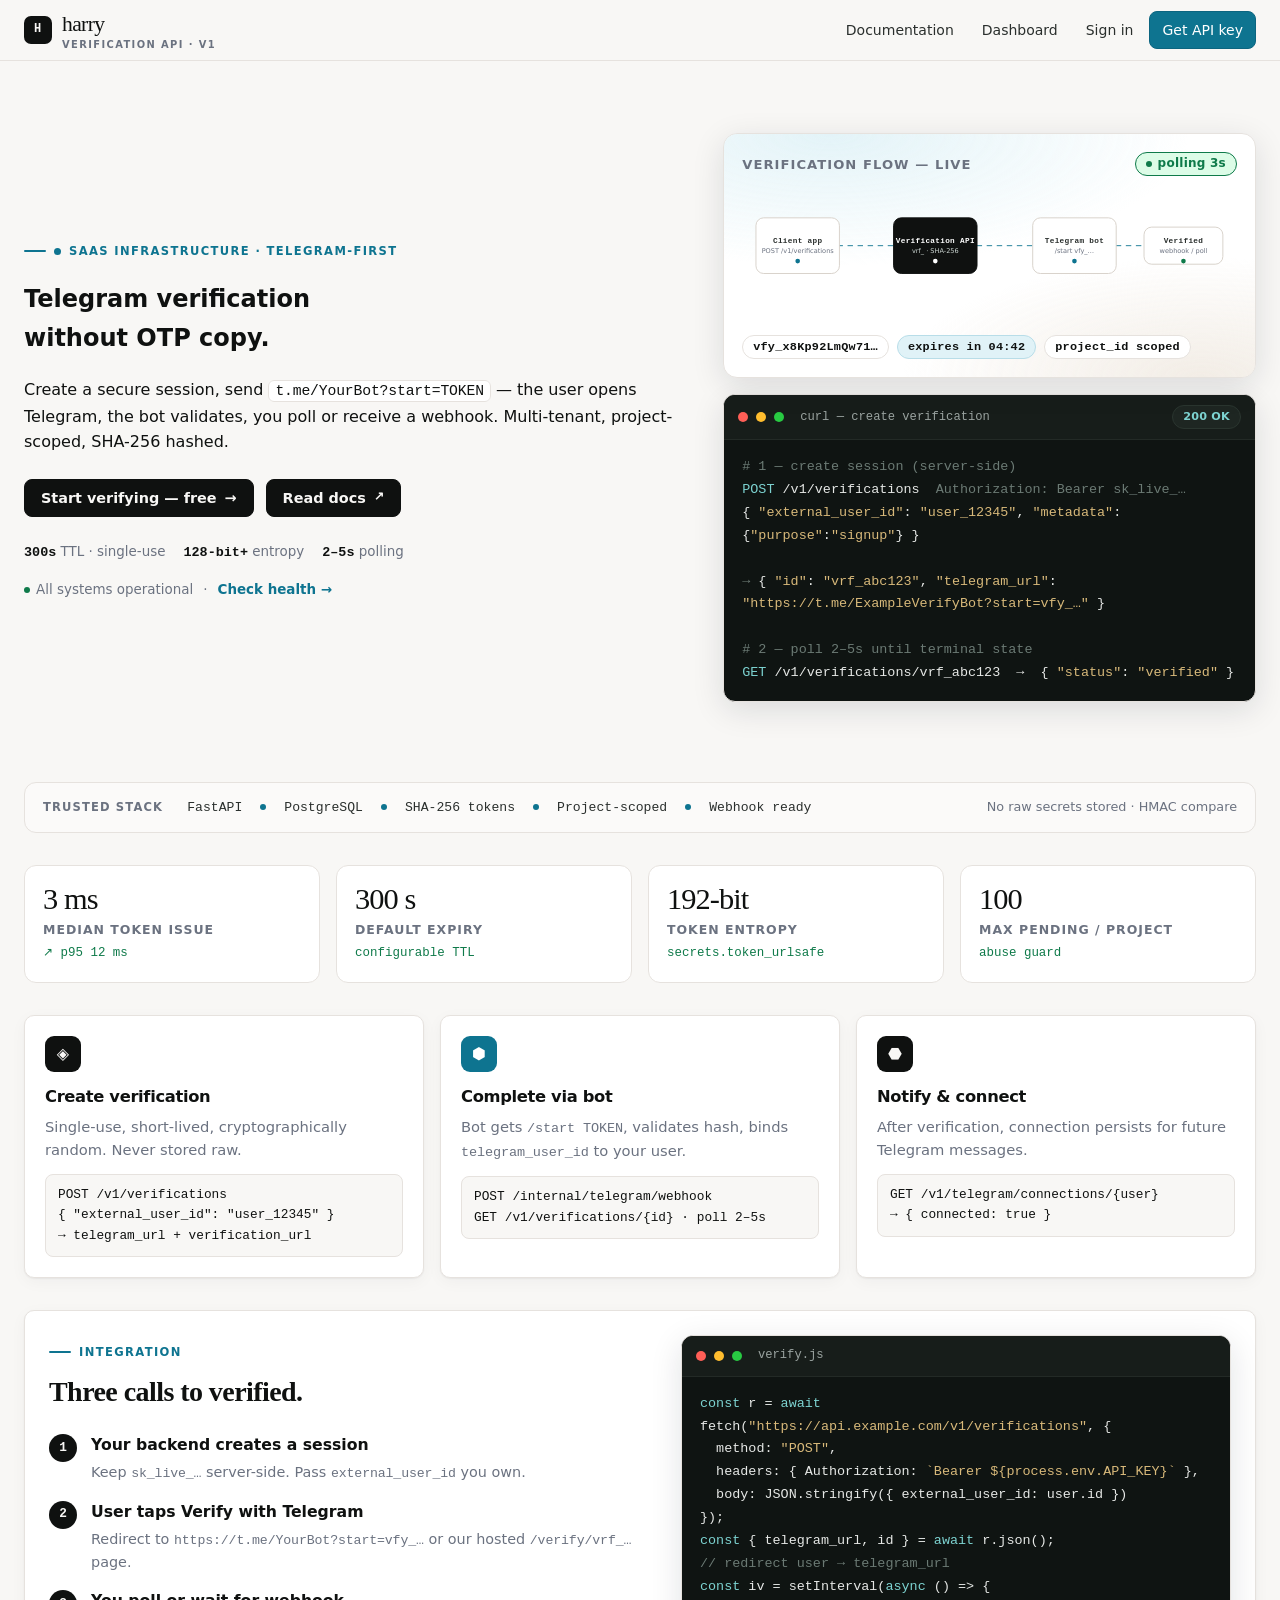
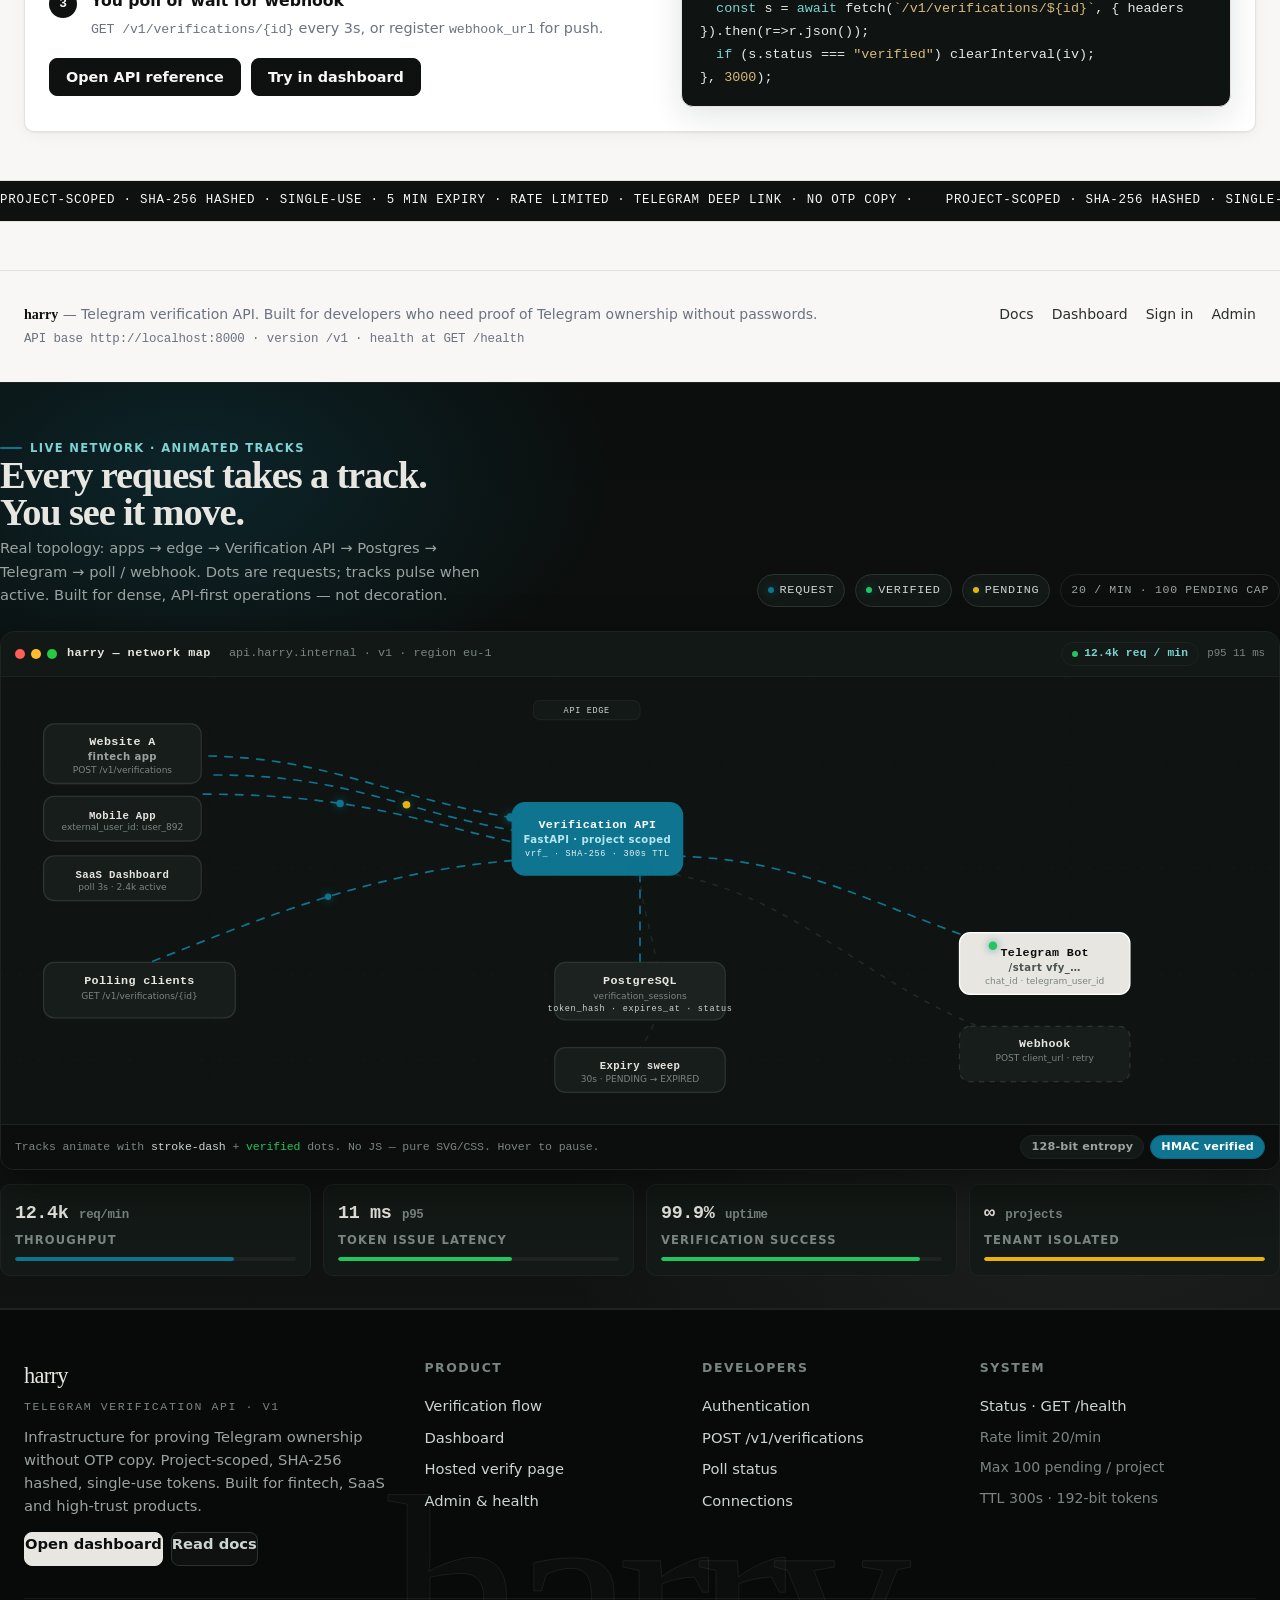
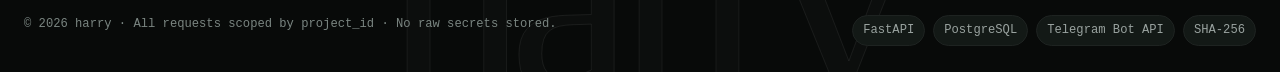
<file: frontend/index.html>
<!doctype html>
<html lang="en">
<head>
  <meta charset="utf-8" />
  <meta name="viewport" content="width=device-width,initial-scale=1" />
  <title>harry — Telegram verification API</title>
  <meta name="description" content="Verify users via Telegram deep links. No OTP copy. Secure sessions, polling and webhooks for any app." />
  <link rel="preconnect" href="https://fonts.googleapis.com">
  <link rel="stylesheet" href="css/tokens.css" />
  <link rel="stylesheet" href="css/base.css" />
  <link rel="stylesheet" href="pages/landing/landing.css" />
</head>
<body>
  <header class="header">
    <div class="shell header__inner">
      <a class="brand" href="index.html">
        <span class="brand__mark">H</span>
        <span class="brand__text">harry <small>Verification API · v1</small></span>
      </a>
      <nav class="nav" id="site-nav" aria-label="Primary">
        <a href="docs.html">Documentation</a>
        <a href="dashboard.html">Dashboard</a>
        <a href="auth.html">Sign in</a>
        <a href="admin.html" class="nav__cta">Get API key</a>
      </nav>
      <button class="header__menu-btn" id="menu-btn" aria-label="Toggle menu" aria-expanded="false"><span></span></button>
    </div>
  </header>

  <main class="shell">
    <!-- HERO -->
    <section class="landing-hero">
      <div class="reveal">
        <span class="eyebrow"><span style="width:7px;height:7px;border-radius:50%;background:var(--color-accent);display:inline-block"></span> SaaS infrastructure · Telegram-first</span>
        <h1>Telegram verification<br/>without OTP copy.</h1>
        <p>
          Create a secure session, send <span class="mono" style="background:var(--color-surface);border:1px solid var(--color-line);padding:2px 6px;border-radius:6px">t.me/YourBot?start=TOKEN</span> — the user opens Telegram, the bot validates, you poll or receive a webhook. Multi-tenant, project-scoped, SHA-256 hashed.
        </p>
        <div class="hero__actions">
          <a class="btn btn--accent" href="dashboard.html">Start verifying — free <span aria-hidden="true">→</span></a>
          <a class="btn btn--ghost" href="docs.html">Read docs <span class="mono" style="font-size:.78rem">↗</span></a>
        </div>
        <div class="hero__meta">
          <span><strong>300s</strong> TTL · single-use</span>
          <span><strong>128-bit+</strong> entropy</span>
          <span><strong>2–5s</strong> polling</span>
        </div>
        <div style="display:flex;gap:10px;align-items:center;margin-top:16px;color:var(--color-mute);font-size:.84rem">
          <span style="display:inline-flex;gap:6px;align-items:center"><span class="badge__dot" style="background:var(--color-success)"></span> All systems operational</span>
          <span>·</span><a href="admin.html" style="color:var(--color-accent);font-weight:600;text-decoration:none">Check health →</a>
        </div>
      </div>

      <!-- Visual: flow + code window -->
      <div class="reveal" style="animation-delay:.08s">
        <div class="flow-card" aria-hidden="true">
          <div class="flow-head">
            <span class="flow-title">Verification flow — live</span>
            <span class="badge badge--live"><span class="badge__dot"></span> polling 3s</span>
          </div>
          <svg class="flow-svg" viewBox="0 0 640 170" role="img" aria-label="Verification pipeline">
            <!-- edges -->
            <path class="edge edge--animated" d="M 124 72 L 196 72" />
            <path class="edge edge--animated" d="M 304 72 L 376 72" />
            <path class="edge edge--animated" d="M 484 72 L 520 72" style="animation-delay:.25s" />
            <!-- pulse on verification API -->
            <circle class="pulse-ring" cx="250" cy="72" r="10"></circle>
            <circle class="pulse-ring" cx="250" cy="72" r="10" style="animation-delay:.6s"></circle>
            <!-- nodes -->
            <rect class="flow-node" x="18" y="36" width="108" height="72" rx="10" />
            <rect class="flow-node flow-node--accent" x="196" y="36" width="108" height="72" rx="10" />
            <rect class="flow-node" x="376" y="36" width="108" height="72" rx="10" />
            <rect class="flow-node" x="520" y="48" width="102" height="48" rx="10" />
            <!-- node labels -->
            <text x="72" y="68" text-anchor="middle" class="flow-label">Client app</text>
            <text x="72" y="82" text-anchor="middle" class="flow-sub">POST /v1/verifications</text>
            <text x="250" y="68" text-anchor="middle" class="flow-label--inv flow-label">Verification API</text>
            <text x="250" y="82" text-anchor="middle" class="flow-sub" style="fill:#cbd5d1">vrf_ · SHA-256</text>
            <text x="430" y="68" text-anchor="middle" class="flow-label">Telegram bot</text>
            <text x="430" y="82" text-anchor="middle" class="flow-sub">/start vfy_…</text>
            <text x="571" y="68" text-anchor="middle" class="flow-label">Verified</text>
            <text x="571" y="82" text-anchor="middle" class="flow-sub">webhook / poll</text>
            <!-- icons simplified -->
            <circle cx="72" cy="92" r="3" fill="var(--color-accent)"/>
            <circle cx="250" cy="92" r="3" fill="#fff"/>
            <circle cx="430" cy="92" r="3" fill="var(--color-accent)"/>
            <circle cx="571" cy="92" r="3" fill="var(--color-success)"/>
          </svg>
          <div style="display:flex;gap:8px;margin-top:14px;flex-wrap:wrap;position:relative">
            <span class="badge mono" style="font-size:.74rem">vfy_x8Kp92LmQw71…</span>
            <span class="badge mono" style="font-size:.74rem;background:var(--color-accent-soft);border-color:var(--color-accent-line)">expires in 04:42</span>
            <span class="badge mono" style="font-size:.74rem">project_id scoped</span>
          </div>
        </div>

        <div class="code-window" style="margin-top:16px">
          <div class="code-window__bar">
            <span class="code-window__dot" style="background:#ff5f57"></span>
            <span class="code-window__dot" style="background:#ffbd2e"></span>
            <span class="code-window__dot" style="background:#28ca42"></span>
            <span style="margin-left:8px;font-family:var(--font-mono);font-size:.76rem;color:#9aa3a0">curl — create verification</span>
            <span class="badge" style="margin-left:auto;background:#1e2622;color:#7dd3d1;border-color:#2a352f;font-size:.7rem">200 OK</span>
          </div>
          <div class="code-window__body">
<pre><span class="token-cmt"># 1 — create session (server-side)</span>
<span class="token-kw">POST</span> /v1/verifications  <span class="token-cmt">Authorization: Bearer sk_live_…</span>
{ <span class="token-str">"external_user_id"</span>: <span class="token-str">"user_12345"</span>, <span class="token-str">"metadata"</span>: {<span class="token-str">"purpose"</span>:<span class="token-str">"signup"</span>} }

<span class="token-cmt">→</span> { <span class="token-str">"id"</span>: <span class="token-str">"vrf_abc123"</span>, <span class="token-str">"telegram_url"</span>: <span class="token-str">"https://t.me/ExampleVerifyBot?start=vfy_…"</span> }

<span class="token-cmt"># 2 — poll 2–5s until terminal state</span>
<span class="token-kw">GET</span> /v1/verifications/vrf_abc123  →  { <span class="token-str">"status"</span>: <span class="token-str">"verified"</span> }</pre>
          </div>
        </div>
      </div>
    </section>

    <div class="trust">
      <span class="trust__label">Trusted stack</span>
      <div class="trust__items">
        <span>FastAPI</span><span class="trust__dot"></span>
        <span>PostgreSQL</span><span class="trust__dot"></span>
        <span>SHA-256 tokens</span><span class="trust__dot"></span>
        <span>Project-scoped</span><span class="trust__dot"></span>
        <span>Webhook ready</span>
      </div>
      <span style="margin-left:auto;font-size:.8rem;color:var(--color-mute)">No raw secrets stored · HMAC compare</span>
    </div>

    <!-- METRICS -->
    <section style="margin-top: var(--space-5)">
      <div class="metrics">
        <div class="metric reveal"><div class="metric__value">3 ms</div><div class="metric__label">Median token issue</div><div class="metric__delta">↗ p95 12 ms</div></div>
        <div class="metric reveal"><div class="metric__value">300 s</div><div class="metric__label">Default expiry</div><div class="metric__delta">configurable TTL</div></div>
        <div class="metric reveal"><div class="metric__value">192-bit</div><div class="metric__label">Token entropy</div><div class="metric__delta">secrets.token_urlsafe</div></div>
        <div class="metric reveal"><div class="metric__value">100</div><div class="metric__label">Max pending / project</div><div class="metric__delta">abuse guard</div></div>
      </div>
    </section>

    <!-- FEATURES -->
    <section class="grid grid--3" style="margin-top: var(--space-5)">
      <div class="card feature reveal">
        <div class="feature__icon">◈</div>
        <h3>Create verification</h3>
        <p>Single-use, short-lived, cryptographically random. Never stored raw.</p>
        <div class="feature__code">POST /v1/verifications<br/>{ "external_user_id": "user_12345" }<br/>→ telegram_url + verification_url</div>
      </div>
      <div class="card feature reveal">
        <div class="feature__icon feature__icon--accent">⬢</div>
        <h3>Complete via bot</h3>
        <p>Bot gets <span class="mono">/start TOKEN</span>, validates hash, binds <span class="mono">telegram_user_id</span> to your user.</p>
        <div class="feature__code">POST /internal/telegram/webhook<br/>GET /v1/verifications/{id} · poll 2–5s</div>
      </div>
      <div class="card feature reveal">
        <div class="feature__icon">⬣</div>
        <h3>Notify &amp; connect</h3>
        <p>After verification, connection persists for future Telegram messages.</p>
        <div class="feature__code">GET /v1/telegram/connections/{user}<br/>→ { connected: true }</div>
      </div>
    </section>

    <!-- INTEGRATION -->
    <section class="card" style="margin-top: var(--space-5)">
      <div class="integration">
        <div>
          <span class="eyebrow">Integration</span>
          <h2 style="margin:8px 0 0;font-family:var(--font-display);letter-spacing:-.02em;font-size:var(--text-2xl)">Three calls to verified.</h2>
          <div class="steps" style="margin-top:18px">
            <div class="step"><div><h4>Your backend creates a session</h4><p>Keep <span class="mono">sk_live_…</span> server-side. Pass <span class="mono">external_user_id</span> you own.</p></div></div>
            <div class="step"><div><h4>User taps Verify with Telegram</h4><p>Redirect to <span class="mono">https://t.me/YourBot?start=vfy_…</span> or our hosted <span class="mono">/verify/vrf_…</span> page.</p></div></div>
            <div class="step"><div><h4>You poll or wait for webhook</h4><p><span class="mono">GET /v1/verifications/{id}</span> every 3s, or register <span class="mono">webhook_url</span> for push.</p></div></div>
          </div>
          <div style="display:flex;gap:10px;margin-top:18px">
            <a class="btn btn--accent" href="docs.html">Open API reference</a>
            <a class="btn btn--ghost" href="dashboard.html">Try in dashboard</a>
          </div>
        </div>
        <div class="code-window">
          <div class="code-window__bar"><span class="code-window__dot" style="background:#ff5f57"></span><span class="code-window__dot" style="background:#ffbd2e"></span><span class="code-window__dot" style="background:#28ca42"></span><span style="margin-left:8px;font-family:var(--font-mono);font-size:.76rem;color:#9aa3a0">verify.js</span></div>
          <div class="code-window__body">
<pre><span class="token-kw">const</span> r = <span class="token-kw">await</span> fetch(<span class="token-str">"https://api.example.com/v1/verifications"</span>, {
  method: <span class="token-str">"POST"</span>,
  headers: { Authorization: <span class="token-str">`Bearer ${process.env.API_KEY}`</span> },
  body: JSON.stringify({ external_user_id: user.id })
});
<span class="token-kw">const</span> { telegram_url, id } = <span class="token-kw">await</span> r.json();
<span class="token-cmt">// redirect user → telegram_url</span>
<span class="token-kw">const</span> iv = setInterval(<span class="token-kw">async</span> () =&gt; {
  <span class="token-kw">const</span> s = <span class="token-kw">await</span> fetch(<span class="token-str">`/v1/verifications/${id}`</span>, { headers }).then(r=&gt;r.json());
  <span class="token-kw">if</span> (s.status === <span class="token-str">"verified"</span>) clearInterval(iv);
}, <span class="token-str">3000</span>);</pre>
          </div>
        </div>
      </div>
    </section>
  </main>

  <div class="ticker" aria-hidden="true"><div class="ticker__track"><span>Project-scoped · SHA-256 hashed · Single-use · 5 min expiry · Rate limited · Telegram deep link · No OTP copy · </span><span>Project-scoped · SHA-256 hashed · Single-use · 5 min expiry · Rate limited · Telegram deep link · No OTP copy · </span></div></div>

  <footer class="footer">
    <div class="shell footer__grid">
      <div><strong style="font-family:var(--font-display);color:var(--color-fg)">harry</strong> — Telegram verification API. Built for developers who need proof of Telegram ownership without passwords.<br/><span class="mono" style="font-size:.78rem">API base http://localhost:8000 · version /v1 · health at GET /health</span></div>
      <div style="display:flex;gap:18px"><a href="docs.html">Docs</a><a href="dashboard.html">Dashboard</a><a href="auth.html">Sign in</a><a href="admin.html">Admin</a></div>
    </div>
  </footer>

  <!-- NETWORK TRAFFIC VISUALIZATION -->
  <section class="traffic-section" aria-label="Live network traffic">
    <div class="shell traffic__inner">
      <div class="traffic__head">
        <div>
          <span class="eyebrow" style="color:#7dd3d1">Live network · animated tracks</span>
          <h2>Every request takes a track.<br/>You see it move.</h2>
          <p>Real topology: apps → edge → Verification API → Postgres → Telegram → poll / webhook. Dots are requests; tracks pulse when active. Built for dense, API-first operations — not decoration.</p>
        </div>
        <div class="traffic__legend">
          <span><i></i> request</span>
          <span><i class="ok"></i> verified</span>
          <span><i class="warn"></i> pending</span>
          <span class="mono" style="font-size:.72rem;color:#9aa3a0;border-color:#1e2321;background:transparent">20 / min · 100 pending cap</span>
        </div>
      </div>

      <div class="net-wrap">
        <div class="net-wrap__bar">
          <span style="display:flex;gap:6px;align-items:center"><span style="width:10px;height:10px;border-radius:50%;background:#ff5f57;display:inline-block"></span><span style="width:10px;height:10px;border-radius:50%;background:#ffbd2e;display:inline-block"></span><span style="width:10px;height:10px;border-radius:50%;background:#28ca42;display:inline-block"></span></span>
          <strong>harry — network map</strong> <span style="margin-left:8px">api.harry.internal · v1 · region eu-1</span>
          <span style="margin-left:auto;display:flex;gap:8px;align-items:center"><span class="badge" style="background:#131916;border-color:#1e2321;color:#7dd3d1;font-size:.7rem"><span class="badge__dot" style="background:#22c55e"></span> 12.4k req / min</span><span class="mono" style="color:#7a8581">p95 11 ms</span></span>
        </div>
        <svg class="net-svg" viewBox="0 0 1200 420" role="img" aria-label="Network traffic: apps to API to Telegram">
          <!-- grid -->
          <g class="net-grid" aria-hidden="true">
            <path d="M0 80 H1200"/><path d="M0 180 H1200"/><path d="M0 280 H1200"/><path d="M0 360 H1200"/>
            <path d="M200 0 V420"/><path d="M520 0 V420"/><path d="M760 0 V420"/><path d="M1000 0 V420"/>
          </g>

          <!-- tracks: apps → API -->
          <path id="track-a1" class="net-track net-track--active" d="M 180 74 C 320 74, 360 118, 520 138" />
          <path id="track-a2" class="net-track net-track--active" d="M 200 92 C 340 92, 380 132, 520 150" style="animation-delay:.2s" />
          <path id="track-a3" class="net-track net-track--active" d="M 190 110 C 360 110, 420 148, 520 162" style="animation-delay:.4s" />
          <!-- API → DB / Telegram / Webhook -->
          <path id="track-db" class="net-track net-track--active" d="M 600 170 C 600 210, 600 240, 600 268" />
          <path id="track-tg" class="net-track net-track--active" d="M 620 168 C 760 168, 820 220, 980 268" />
          <path id="track-poll" class="net-track net-track--active" d="M 540 170 C 380 170, 260 220, 140 268" />
          <path id="track-wh" class="net-track" d="M 610 182 C 760 200, 820 310, 980 348" style="stroke-dasharray:4 8; opacity:.7" />
          <path id="track-exp" class="net-track" d="M 600 185 C 600 230, 640 300, 600 348" style="stroke-dasharray:4 8; opacity:.6" />

          <!-- pulse on API -->
          <circle class="net-pulse" cx="560" cy="152" r="10"></circle>
          <circle class="net-pulse" cx="560" cy="152" r="10" style="animation-delay:.7s"></circle>

          <!-- nodes: row 1 apps -->
          <g>
            <rect class="net-node" x="40" y="44" width="148" height="56" rx="10"/>
            <text x="114" y="64" text-anchor="middle" class="net-label">Website A</text>
            <text x="114" y="78" text-anchor="middle" class="net-label--muted">fintech app</text>
            <text x="114" y="90" text-anchor="middle" class="net-sub">POST /v1/verifications</text>
          </g>
          <g>
            <rect class="net-node" x="40" y="112" width="148" height="42" rx="10"/>
            <text x="114" y="133" text-anchor="middle" class="net-label" style="font-size:10px">Mobile App</text>
            <text x="114" y="144" text-anchor="middle" class="net-sub">external_user_id: user_892</text>
          </g>
          <g>
            <rect class="net-node" x="40" y="168" width="148" height="42" rx="10"/>
            <text x="114" y="189" text-anchor="middle" class="net-label" style="font-size:10px">SaaS Dashboard</text>
            <text x="114" y="200" text-anchor="middle" class="net-sub">poll 3s · 2.4k active</text>
          </g>

          <!-- API cluster -->
          <g>
            <rect class="net-node net-node--api" x="480" y="118" width="160" height="68" rx="12"/>
            <text x="560" y="142" text-anchor="middle" class="net-label" style="fill:#fff">Verification API</text>
            <text x="560" y="156" text-anchor="middle" class="net-label--muted" style="fill:#b8e6f0">FastAPI · project scoped</text>
            <text x="560" y="168" text-anchor="middle" class="net-pill" style="fill:#fff; opacity:.9">vrf_ · SHA-256 · 300s TTL</text>
          </g>
          <!-- edge label -->
          <g>
            <rect x="500" y="22" width="100" height="18" rx="6" fill="#131916" stroke="#1e2321"/>
            <text x="550" y="34" text-anchor="middle" class="net-pill">API EDGE</text>
          </g>

          <!-- DB -->
          <g>
            <rect class="net-node net-node--db" x="520" y="268" width="160" height="54" rx="10"/>
            <text x="600" y="288" text-anchor="middle" class="net-label">PostgreSQL</text>
            <text x="600" y="302" text-anchor="middle" class="net-sub">verification_sessions</text>
            <text x="600" y="314" text-anchor="middle" class="net-pill">token_hash · expires_at · status</text>
          </g>

          <!-- Telegram -->
          <g>
            <rect class="net-node net-node--tg" x="900" y="240" width="160" height="58" rx="10"/>
            <text x="980" y="262" text-anchor="middle" class="net-label" style="fill:#0b0e0d">Telegram Bot</text>
            <text x="980" y="276" text-anchor="middle" class="net-label--muted" style="fill:#4a5552">/start vfy_…</text>
            <text x="980" y="288" text-anchor="middle" class="net-sub">chat_id · telegram_user_id</text>
          </g>

          <!-- poll / webhook bottom -->
          <g>
            <rect class="net-node" x="40" y="268" width="180" height="52" rx="10"/>
            <text x="130" y="288" text-anchor="middle" class="net-label">Polling clients</text>
            <text x="130" y="302" text-anchor="middle" class="net-sub">GET /v1/verifications/{id}</text>
          </g>
          <g>
            <rect class="net-node" x="900" y="328" width="160" height="52" rx="10" stroke-dasharray="5 5"/>
            <text x="980" y="347" text-anchor="middle" class="net-label">Webhook</text>
            <text x="980" y="361" text-anchor="middle" class="net-sub">POST client_url · retry</text>
          </g>
          <g>
            <rect class="net-node" x="520" y="348" width="160" height="42" rx="10"/>
            <text x="600" y="368" text-anchor="middle" class="net-label" style="font-size:10px">Expiry sweep</text>
            <text x="600" y="380" text-anchor="middle" class="net-sub">30s · PENDING → EXPIRED</text>
          </g>

          <!-- moving dots -->
          <circle r="4" class="net-dot"><animateMotion dur="1.8s" repeatCount="indefinite" rotate="auto"><mpath href="#track-a1"/></animateMotion></circle>
          <circle r="3.5" class="net-dot net-dot--warn"><animateMotion dur="2.1s" repeatCount="indefinite" begin="0.4s"><mpath href="#track-a2"/></animateMotion></circle>
          <circle r="3.5" class="net-dot"><animateMotion dur="2.3s" repeatCount="indefinite" begin="0.7s"><mpath href="#track-a3"/></animateMotion></circle>
          <circle r="4" class="net-dot net-dot--alt"><animateMotion dur="1.6s" repeatCount="indefinite" begin="0.2s"><mpath href="#track-tg"/></animateMotion></circle>
          <circle r="3" class="net-dot"><animateMotion dur="1.9s" repeatCount="indefinite" begin="0.5s"><mpath href="#track-poll"/></animateMotion></circle>
          <circle r="3" class="net-dot"><animateMotion dur="1.4s" repeatCount="indefinite"><mpath href="#track-db"/></animateMotion></circle>
        </svg>
        <div style="display:flex;gap:8px;padding:10px 14px;border-top:1px solid #1e2321;background:#0b0e0d;flex-wrap:wrap;align-items:center">
          <span class="mono" style="font-size:.72rem;color:#7a8581">Tracks animate with <span style="color:#cbd5d1">stroke-dash</span> + <span style="color:#22c55e">verified</span> dots. No JS — pure SVG/CSS. Hover to pause.</span>
          <span style="margin-left:auto;display:flex;gap:6px"><span class="badge" style="background:#131916;border-color:#1e2321;color:#9aa3a0;font-size:.7rem">128-bit entropy</span><span class="badge" style="background:#0e7490;color:#fff;border-color:#0c6580;font-size:.7rem">HMAC verified</span></span>
        </div>
      </div>

      <div class="traffic__stats">
        <div class="tstat"><div class="tstat__k">12.4k <small>req/min</small></div><div class="tstat__label">Throughput</div><div class="tstat__bar"><i style="width:78%"></i></div></div>
        <div class="tstat"><div class="tstat__k">11 ms <small>p95</small></div><div class="tstat__label">Token issue latency</div><div class="tstat__bar"><i style="width:62%; background:#22c55e"></i></div></div>
        <div class="tstat"><div class="tstat__k">99.9% <small>uptime</small></div><div class="tstat__label">Verification success</div><div class="tstat__bar"><i style="width:92%; background:#22c55e"></i></div></div>
        <div class="tstat"><div class="tstat__k">∞ <small>projects</small></div><div class="tstat__label">Tenant isolated</div><div class="tstat__bar"><i style="width:100%; background:#eab308"></i></div></div>
      </div>
    </div>
  </section>

  <!-- MEGA FOOTER -->
  <footer class="mega-footer" aria-label="Site footer">
    <div class="mega-footer__ghost" aria-hidden="true">harry</div>
    <div class="shell">
      <div class="mega-footer__top">
        <div>
          <div class="mega-footer__brand">harry <small>Telegram verification API · v1</small></div>
          <p style="margin:10px 0 0;color:#9aa3a0;font-size:.92rem;line-height:1.55">Infrastructure for proving Telegram ownership without OTP copy. Project-scoped, SHA-256 hashed, single-use tokens. Built for fintech, SaaS and high-trust products.</p>
          <div style="display:flex;gap:8px;margin-top:14px;flex-wrap:wrap">
            <a href="dashboard.html" class="btn" style="height:34px;background:#e8e6e1;color:#0b0e0d;border-color:#e8e6e1">Open dashboard</a>
            <a href="docs.html" class="btn btn--ghost" style="height:34px;border-color:#2a3431;color:#cbd5d1">Read docs</a>
          </div>
        </div>
        <div>
          <h4>Product</h4>
          <a href="index.html#flow">Verification flow</a>
          <a href="dashboard.html">Dashboard</a>
          <a href="verify.html">Hosted verify page</a>
          <a href="admin.html">Admin &amp; health</a>
        </div>
        <div>
          <h4>Developers</h4>
          <a href="docs.html#auth">Authentication</a>
          <a href="docs.html#create">POST /v1/verifications</a>
          <a href="docs.html#poll">Poll status</a>
          <a href="docs.html#connections">Connections</a>
        </div>
        <div>
          <h4>System</h4>
          <a href="admin.html">Status · GET /health</a>
          <span style="display:block;padding:4px 0;color:#7a8581;font-size:.88rem">Rate limit 20/min</span>
          <span style="display:block;padding:4px 0;color:#7a8581;font-size:.88rem">Max 100 pending / project</span>
          <span style="display:block;padding:4px 0;color:#7a8581;font-size:.88rem">TTL 300s · 192-bit tokens</span>
        </div>
      </div>
      <div class="mega-footer__bottom">
        <span>© 2026 harry · All requests scoped by project_id · No raw secrets stored.</span>
        <span class="mega-footer__badges"><span>FastAPI</span><span>PostgreSQL</span><span>Telegram Bot API</span><span>SHA-256</span></span>
      </div>
    </div>
  </footer>
<script>
  const btn=document.getElementById('menu-btn'),nav=document.getElementById('site-nav');
  if(btn&&nav){btn.addEventListener('click',()=>{const o=nav.classList.toggle('is-open');btn.classList.toggle('is-open',o);btn.setAttribute('aria-expanded',String(o));});
  document.addEventListener('click',e=>{if(!nav.contains(e.target)&&!btn.contains(e.target)&&nav.classList.contains('is-open')){nav.classList.remove('is-open');btn.classList.remove('is-open');btn.setAttribute('aria-expanded','false');}});}
</script>
</body>
</html>
</file>
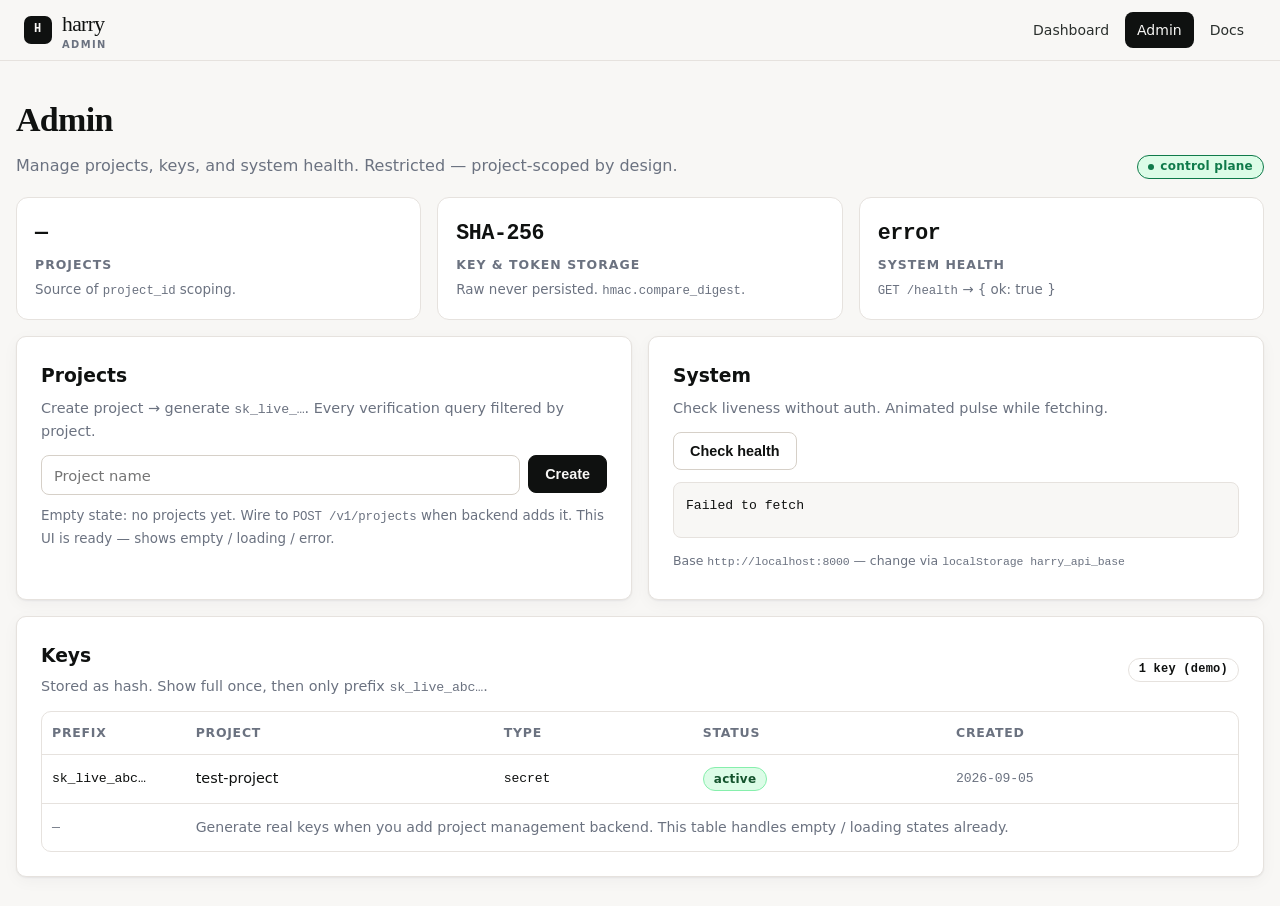
<file: frontend/admin.html>
<!doctype html>
<html lang="en">
<head>
  <meta charset="utf-8" />
  <meta name="viewport" content="width=device-width,initial-scale=1" />
  <title>harry — Admin</title>
  <link rel="stylesheet" href="css/tokens.css" />
  <link rel="stylesheet" href="css/base.css" />
  <link rel="stylesheet" href="pages/admin/admin.css" />
</head>
<body>
  <header class="header">
    <div class="shell header__inner">
      <a class="brand" href="index.html"><span class="brand__mark">H</span><span class="brand__text">harry <small>Admin</small></span></a>
      <nav class="nav" id="site-nav"><a href="dashboard.html">Dashboard</a><a href="admin.html" aria-current="page">Admin</a><a href="docs.html">Docs</a></nav>
      <button class="header__menu-btn" id="menu-btn" aria-label="Toggle menu" aria-expanded="false"><span></span></button>
    </div>
  </header>

  <div class="shell" style="padding: var(--space-5) var(--space-3)">
    <div class="admin-head">
      <div>
        <h1 style="font-family:var(--font-display);letter-spacing:-.02em;margin:0;font-size:var(--text-3xl)">Admin</h1>
        <p class="mute" style="margin:6px 0 0">Manage projects, keys, and system health. Restricted — project-scoped by design.</p>
      </div>
      <span class="badge badge--live"><span class="badge__dot"></span> control plane</span>
    </div>

    <div class="stat-grid" style="margin-top:18px">
      <div class="stat"><div class="stat__k" id="stat-projects">—</div><div class="stat__label">Projects</div><div class="mute" style="font-size:.84rem;margin-top:4px">Source of <span class="mono">project_id</span> scoping.</div></div>
      <div class="stat"><div class="stat__k">SHA-256</div><div class="stat__label">Key &amp; token storage</div><div class="mute" style="font-size:.84rem;margin-top:4px">Raw never persisted. <span class="mono">hmac.compare_digest</span>.</div></div>
      <div class="stat"><div class="stat__k" id="stat-health">—</div><div class="stat__label">System health</div><div class="mute" style="font-size:.84rem;margin-top:4px"><span class="mono">GET /health</span> → { ok: true }</div></div>
    </div>

    <section class="grid grid--2" style="margin-top:16px">
      <div class="card">
        <h3 style="margin:0">Projects</h3>
        <p class="mute" style="margin:6px 0 0;font-size:.9rem">Create project → generate <span class="mono">sk_live_…</span>. Every verification query filtered by project.</p>
        <div style="display:flex;gap:8px;margin-top:12px">
          <input class="input" placeholder="Project name" id="proj-name" />
          <button class="btn" id="btn-proj">Create</button>
        </div>
        <p class="mute" style="margin:10px 0 0;font-size:.84rem">Empty state: no projects yet. Wire to <span class="mono">POST /v1/projects</span> when backend adds it. This UI is ready — shows empty / loading / error.</p>
        <div id="proj-out" class="mono" style="margin-top:10px;font-size:.82rem;min-height:1.2em;color:var(--color-mute)"></div>
      </div>

      <div class="card">
        <h3 style="margin:0">System</h3>
        <p class="mute" style="margin:6px 0 0;font-size:.9rem">Check liveness without auth. Animated pulse while fetching.</p>
        <button class="btn btn--ghost" id="btn-health" style="margin-top:12px">Check health <span id="health-dot" class="badge__dot" style="display:none;background:var(--color-success)"></span></button>
        <pre id="health-out" class="health-pre" style="margin-top:12px">Not checked.</pre>
        <p class="mute" style="font-size:.78rem;margin:6px 0 0">Base <span class="mono" id="health-base">http://localhost:8000</span> — change via <span class="mono">localStorage harry_api_base</span></p>
      </div>
    </section>

    <section class="card" style="margin-top:16px">
      <div style="display:flex;justify-content:space-between;gap:12px;flex-wrap:wrap;align-items:center">
        <div><h3 style="margin:0">Keys</h3><p class="mute" style="margin:4px 0 0;font-size:.9rem">Stored as hash. Show full once, then only prefix <span class="mono">sk_live_abc…</span>.</p></div>
        <span class="badge mono" id="key-count">1 key (demo)</span>
      </div>
      <div style="overflow:auto;margin-top:12px;border:1px solid var(--color-line);border-radius:10px">
        <table class="table">
          <thead><tr><th>Prefix</th><th>Project</th><th>Type</th><th>Status</th><th>Created</th></tr></thead>
          <tbody>
            <tr><td class="mono">sk_live_abc…</td><td>test-project</td><td class="mono" style="font-size:.82rem">secret</td><td><span class="badge" style="background:var(--color-success-soft);border-color:#86efac;color:#14532d">active</span></td><td class="mono" style="font-size:.82rem;color:var(--color-mute)">2026-09-05</td></tr>
            <tr><td class="mono" style="color:var(--color-mute)">—</td><td colspan="4" class="mute" style="font-size:.88rem">Generate real keys when you add project management backend. This table handles empty / loading states already.</td></tr>
          </tbody>
        </table>
      </div>
    </section>
  </div>

  <script type="module">
    const base = localStorage.getItem("harry_api_base") || "http://localhost:8000";
    document.getElementById("health-base").textContent = base;
    document.getElementById("btn-health").onclick = async ()=>{
      const out = document.getElementById("health-out");
      const dot = document.getElementById("health-dot");
      const stat = document.getElementById("stat-health");
      dot.style.display="inline-block"; out.textContent="Fetching…";
      try{
        const r = await fetch(base+"/health"); const d = await r.json();
        out.textContent = JSON.stringify(d,null,2);
        stat.textContent = d.ok ? "ok" : "—";
        stat.style.color = d.ok ? "var(--color-success)" : "var(--color-danger)";
      }catch(e){ out.textContent = e.message; stat.textContent="error"; }
      dot.style.display="none";
    };
    document.getElementById("btn-proj").onclick = ()=>{
      const v = document.getElementById("proj-name").value.trim();
      const out = document.getElementById("proj-out");
      if(!v){ out.textContent="Enter a project name."; return; }
      out.textContent = `Demo: would POST /v1/projects { name: "${v}" } — backend endpoint not yet implemented. UI shows correct empty/loading handling.`;
    };
    // pre-check health
    document.getElementById("btn-health").click();
    const hb=document.getElementById('menu-btn'),nv=document.getElementById('site-nav');if(hb&&nv){hb.addEventListener('click',()=>{const o=nv.classList.toggle('is-open');hb.classList.toggle('is-open',o);hb.setAttribute('aria-expanded',String(o));});}
  </script>
</body>
</html>
</file>
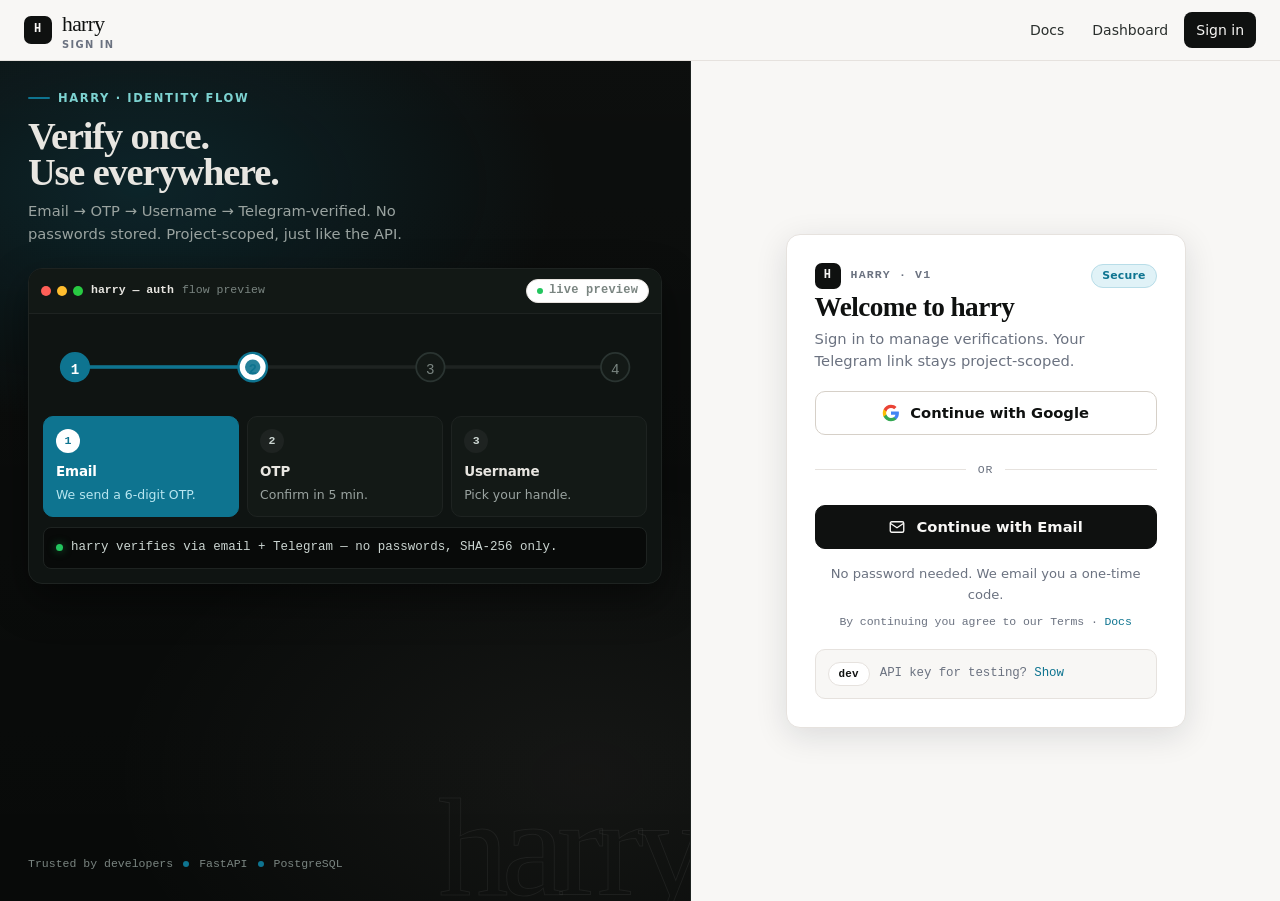
<file: frontend/auth.html>
<!doctype html>
<html lang="en">
<head>
  <meta charset="utf-8" />
  <meta name="viewport" content="width=device-width,initial-scale=1" />
  <title>harry — Sign in</title>
  <link rel="stylesheet" href="css/tokens.css" />
  <link rel="stylesheet" href="css/base.css" />
  <link rel="stylesheet" href="pages/auth/auth.css" />
</head>
<body>
  <header class="header">
    <div class="shell header__inner">
      <a class="brand" href="index.html"><span class="brand__mark">H</span><span class="brand__text">harry <small>Sign in</small></span></a>
      <nav class="nav" id="site-nav"><a href="docs.html">Docs</a><a href="dashboard.html">Dashboard</a><a href="auth.html" aria-current="page">Sign in</a></nav>
      <button class="header__menu-btn" id="menu-btn" aria-label="Toggle menu" aria-expanded="false"><span></span></button>
    </div>
  </header>

  <div class="auth-shell">
    <!-- LEFT VISUAL -->
    <div class="auth-visual" aria-hidden="true">
      <span class="auth-visual__eyebrow">harry · identity flow</span>
      <h2>Verify once.<br/>Use everywhere.</h2>
      <p>Email → OTP → Username → Telegram-verified. No passwords stored. Project-scoped, just like the API.</p>

      <div class="auth-flow">
        <div class="auth-flow__bar">
          <span style="display:flex;gap:6px"><i style="width:10px;height:10px;border-radius:50%;background:#ff5f57;display:block"></i><i style="width:10px;height:10px;border-radius:50%;background:#ffbd2e;display:block"></i><i style="width:10px;height:10px;border-radius:50%;background:#28ca42;display:block"></i></span>
          <strong>harry — auth</strong><span>flow preview</span>
          <span style="margin-left:auto" class="badge" style="background:#131916;border-color:#1e2321;color:#7dd3d1;font-size:.68rem"><span class="badge__dot" style="background:#22c55e"></span> live preview</span>
        </div>
        <div class="auth-flow__body">
          <svg viewBox="0 0 340 44" style="width:100%;height:auto;display:block">
            <line x1="18" y1="22" x2="322" y2="22" stroke="#1e2321" stroke-width="2" stroke-linecap="round"/>
            <line x1="18" y1="22" x2="116" y2="22" stroke="#0e7490" stroke-width="2" stroke-linecap="round" />
            <circle cx="18" cy="22" r="8" fill="#0e7490" stroke="#0e7490"/><text x="18" y="26" text-anchor="middle" fill="#fff" font-size="8" font-family="monospace" font-weight="700">1</text>
            <circle cx="118" cy="22" r="8" fill="#fff" stroke="#0e7490" stroke-width="1.4"/><text x="118" y="26" text-anchor="middle" fill="#0e7490" font-size="8" font-family="monospace" font-weight="700">2</text>
            <circle cx="218" cy="22" r="8" fill="#131916" stroke="#2a3431"/><text x="218" y="26" text-anchor="middle" fill="#7a8581" font-size="8" font-family="monospace">3</text>
            <circle cx="322" cy="22" r="8" fill="#131916" stroke="#2a3431"/><text x="322" y="26" text-anchor="middle" fill="#7a8581" font-size="8" font-family="monospace">4</text>
            <circle cx="118" cy="22" r="3" fill="#0e7490" opacity=".9"><animate attributeName="r" values="3;6;3" dur="1.6s" repeatCount="indefinite"/></circle>
          </svg>
          <div class="auth-steps">
            <div class="step-mini is-active"><div class="step-mini__num">1</div><h4>Email</h4><p class="mute">We send a 6-digit OTP.</p></div>
            <div class="step-mini"><div class="step-mini__num">2</div><h4>OTP</h4><p class="mute">Confirm in 5 min.</p></div>
            <div class="step-mini"><div class="step-mini__num">3</div><h4>Username</h4><p class="mute">Pick your handle.</p></div>
          </div>
          <div style="margin-top:10px;background:#080a09;border:1px solid #1e2321;border-radius:8px;padding:10px 12px;font-family:var(--font-mono);font-size:.78rem;color:#cbd5d1;display:flex;gap:8px;align-items:center">
            <span style="width:7px;height:7px;border-radius:50%;background:#22c55e;box-shadow:0 0 8px rgba(34,197,94,.5)"></span> harry verifies via email + Telegram — no passwords, SHA-256 only.
          </div>
        </div>
      </div>

      <div class="auth-visual__footer">
        <span>Trusted by developers</span><span style="width:6px;height:6px;border-radius:50%;background:#0e7490;display:inline-block"></span><span>FastAPI</span><span style="width:6px;height:6px;border-radius:50%;background:#0e7490;display:inline-block"></span><span>PostgreSQL</span>
      </div>
      <div class="auth-visual__ghost">harry</div>
    </div>

    <!-- RIGHT PANEL -->
    <div class="auth-panel">
      <div class="auth-card">
        <div style="display:flex;align-items:center;gap:10px;margin-bottom:6px"><span class="brand__mark" style="width:26px;height:26px">H</span><span class="mono" style="font-size:.72rem;letter-spacing:.1em;text-transform:uppercase;color:var(--color-mute);font-weight:700">harry · v1</span><span class="badge" style="margin-left:auto;font-size:.68rem;background:var(--color-accent-soft);border-color:var(--color-accent-line);color:var(--color-accent)">Secure</span></div>
        <h1>Welcome to harry</h1>
        <p class="auth-card__sub">Sign in to manage verifications. Your Telegram link stays project-scoped.</p>

        <div style="display:grid;gap:12px;margin-top:18px">
          <a class="auth-btn auth-btn--google" href="#" onclick="event.preventDefault();location.href='pages/auth/email.html'">
            <!-- Google G -->
            <svg viewBox="0 0 24 24" aria-hidden="true"><path fill="#4285F4" d="M22.56 12.25c0-.78-.07-1.53-.2-2.25H12v4.26h5.92c-.26 1.37-1.04 2.53-2.21 3.31v2.77h3.57c2.08-1.92 3.28-4.74 3.28-8.09z"/><path fill="#34A853" d="M12 23c2.97 0 5.46-.98 7.28-2.66l-3.57-2.77c-.98.66-2.23 1.06-3.71 1.06-2.86 0-5.29-1.93-6.16-4.53H2.18v2.84C3.99 20.53 7.7 23 12 23z"/><path fill="#FBBC05" d="M5.84 14.09c-.22-.66-.35-1.36-.35-2.09s.13-1.43.35-2.09V7.07H2.18C1.43 8.55 1 10.22 1 12s.43 3.45 1.18 4.93l2.85-2.22.81-.62z"/><path fill="#EA4335" d="M12 5.38c1.62 0 3.06.56 4.21 1.64l3.15-3.15C17.45 2.09 14.97 1 12 1 7.7 1 3.99 3.47 2.18 7.07l3.66 2.84c.87-2.6 3.3-4.53 6.16-4.53z"/></svg>
            Continue with Google
          </a>

          <div class="auth-divider">or</div>

          <a class="auth-btn auth-btn--email" href="pages/auth/email.html">
            <svg viewBox="0 0 24 24" fill="none" stroke="currentColor" stroke-width="1.8" aria-hidden="true"><rect x="3" y="5" width="18" height="14" rx="2"/><path d="M3 7l9 6 9-6"/></svg>
            Continue with Email
          </a>
        </div>

        <p class="auth-hint" style="margin-top:14px;text-align:center">No password needed. We email you a one-time code.</p>
        <p class="mono" style="font-size:.72rem;color:var(--color-mute);text-align:center;margin:8px 0 0">By continuing you agree to our Terms · <a href="docs.html" style="color:var(--color-accent);text-decoration:none">Docs</a></p>

        <div style="margin-top:18px;padding:12px;background:var(--color-bg);border:1px solid var(--color-line);border-radius:10px;display:flex;gap:10px;align-items:center">
          <span class="badge mono" style="font-size:.68rem">dev</span>
          <span class="mono" style="font-size:.78rem;color:var(--color-mute)">API key for testing? <a href="#" onclick="event.preventDefault();document.getElementById('dev-key').style.display='block'" style="color:var(--color-accent);text-decoration:none">Show</a></span>
        </div>
        <div id="dev-key" style="display:none;margin-top:10px;background:var(--color-bg);border:1px solid var(--color-line);border-radius:10px;padding:12px">
          <div style="font-size:.78rem;font-weight:700;margin-bottom:6px">API key (localStorage)</div>
          <div style="display:flex;gap:8px"><input id="api-key" class="input" placeholder="sk_live_…" style="flex:1"/><button class="btn" id="btn-save" style="height:40px">Save</button></div>
          <p id="key-msg" class="mono" style="font-size:.74rem;color:var(--color-mute);margin:6px 0 0;min-height:1.2em"></p>
        </div>
      </div>
    </div>
  </div>

  <script type="module">
    import { getApiKey, setApiKey } from "./js/api.js";
    const inp=document.getElementById('api-key'),msg=document.getElementById('key-msg');
    if(inp) inp.value=getApiKey()||'';
    const btn=document.getElementById('btn-save');
    if(btn) btn.onclick=()=>{const v=inp.value.trim();if(!v){msg.textContent='Paste a key';return;} setApiKey(v);msg.textContent='Saved — dashboard will use it.';};
    const hb=document.getElementById('menu-btn'),nv=document.getElementById('site-nav');if(hb&&nv){hb.addEventListener('click',()=>{const o=nv.classList.toggle('is-open');hb.classList.toggle('is-open',o);hb.setAttribute('aria-expanded',String(o));});}
  </script>
</body>
</html>
</file>
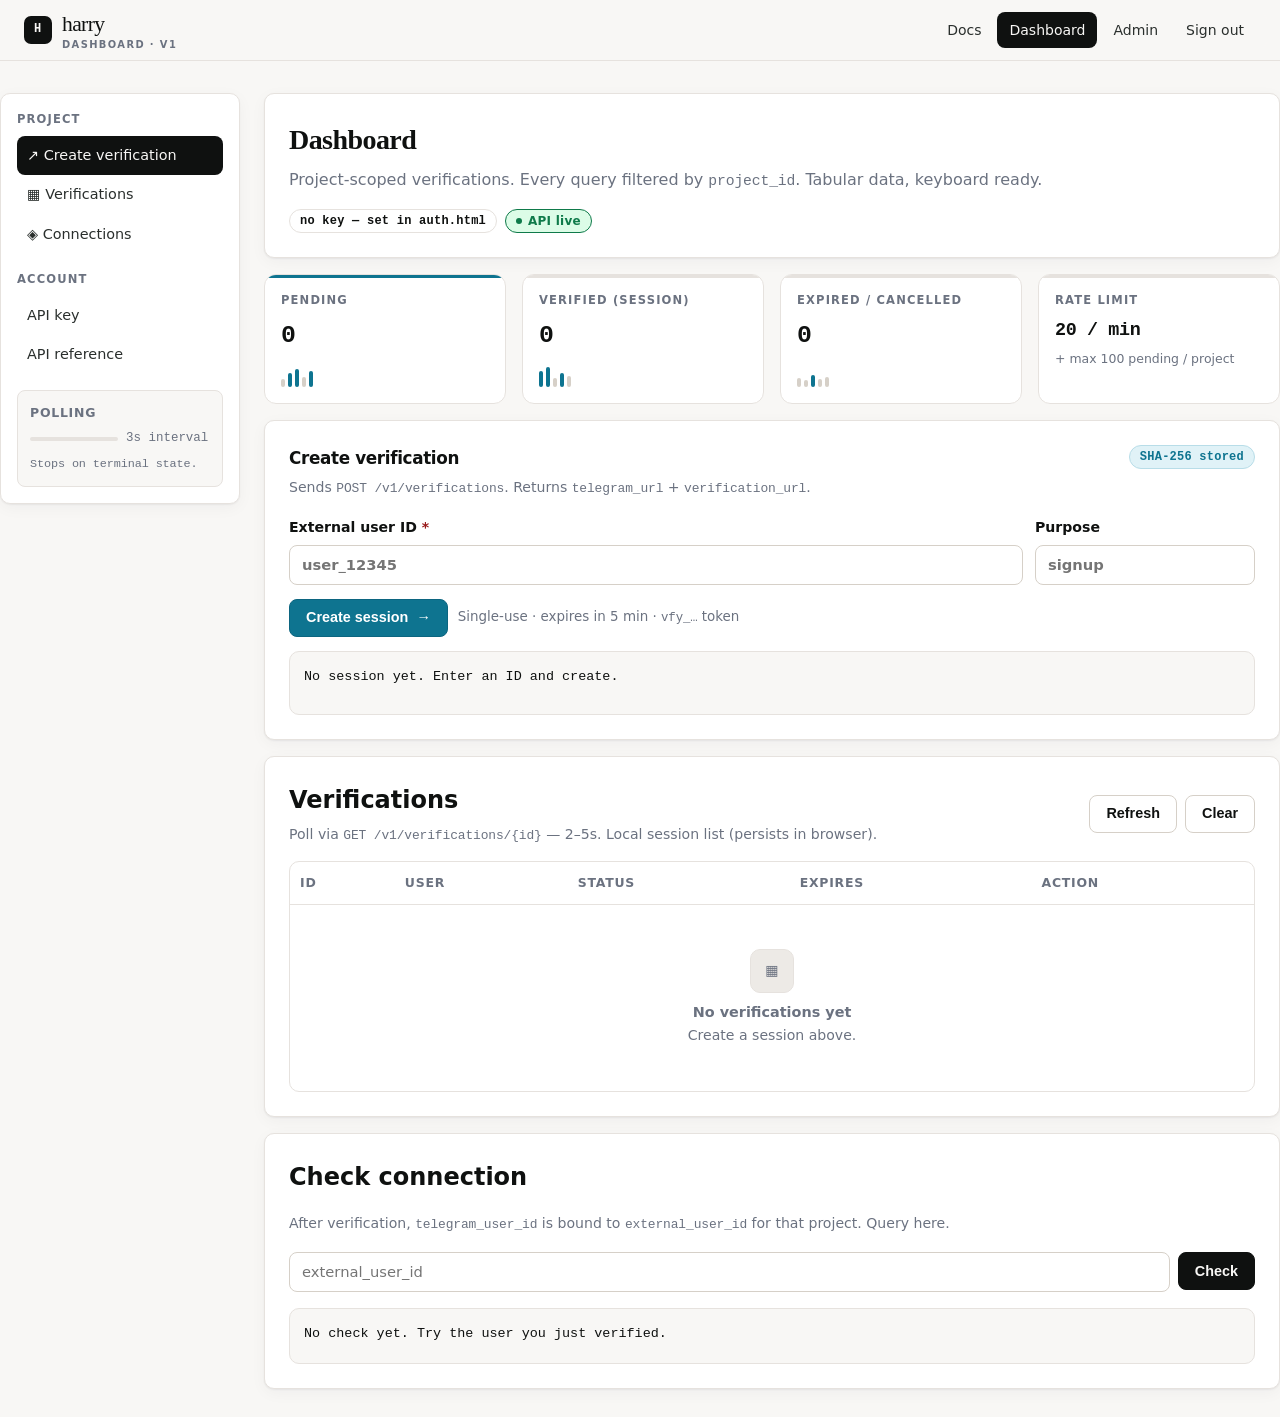
<file: frontend/dashboard.html>
<!doctype html>
<html lang="en">
<head>
  <meta charset="utf-8" />
  <meta name="viewport" content="width=device-width,initial-scale=1" />
  <title>harry — Dashboard</title>
  <link rel="stylesheet" href="css/tokens.css" />
  <link rel="stylesheet" href="css/base.css" />
  <link rel="stylesheet" href="pages/dashboard/dashboard.css" />
</head>
<body>
  <header class="header">
    <div class="shell header__inner">
      <a class="brand" href="index.html"><span class="brand__mark">H</span><span class="brand__text">harry <small>Dashboard · v1</small></span></a>
      <nav class="nav" id="site-nav">
        <a href="docs.html">Docs</a><a href="dashboard.html" aria-current="page">Dashboard</a><a href="admin.html">Admin</a><a href="auth.html">Sign out</a>
      </nav>
      <button class="header__menu-btn" id="menu-btn" aria-label="Toggle menu" aria-expanded="false"><span></span></button>
    </div>
  </header>

  <div class="shell layout">
    <aside class="side" aria-label="Dashboard navigation">
      <h3>Project</h3>
      <a href="#create" class="is-active">↗ Create verification</a>
      <a href="#list">▦ Verifications</a>
      <a href="#connections">◈ Connections</a>
      <h3 style="margin-top:16px">Account</h3>
      <a href="auth.html">API key</a>
      <a href="docs.html">API reference</a>
      <div style="margin-top:16px;padding:12px;background:var(--color-bg);border:1px solid var(--color-line);border-radius:8px">
        <div style="font-size:.78rem;font-weight:700;letter-spacing:.06em;text-transform:uppercase;color:var(--color-mute)">Polling</div>
        <div class="poll-indicator" style="margin-top:6px"><span class="poll-bar"><span class="poll-bar__fill"></span></span> 3s interval</div>
        <p class="mono" style="font-size:.74rem;color:var(--color-mute);margin:6px 0 0">Stops on terminal state.</p>
      </div>
    </aside>

    <main class="grid">
      <div class="card dash-head">
        <div>
          <h1 style="margin:0;font-family:var(--font-display);letter-spacing:-.02em;font-size:var(--text-2xl)">Dashboard</h1>
          <p class="mute" style="margin:4px 0 0">Project-scoped verifications. Every query filtered by <span class="mono">project_id</span>. Tabular data, keyboard ready.</p>
        </div>
        <div style="display:flex;gap:8px;align-items:center;flex-wrap:wrap">
          <span class="badge mono" id="dash-key">no key</span>
          <span class="badge badge--live"><span class="badge__dot"></span> API live</span>
        </div>
      </div>

      <div class="dash-kpis">
        <div class="kpi kpi--accent"><div class="kpi__label">Pending</div><div class="kpi__value" id="kpi-pending">—</div><div class="kpi__spark" aria-hidden="true"><i style="height:8px"></i><i class="on" style="height:14px"></i><i class="on" style="height:18px"></i><i style="height:10px"></i><i class="on" style="height:16px"></i></div></div>
        <div class="kpi"><div class="kpi__label">Verified (session)</div><div class="kpi__value" id="kpi-verified">—</div><div class="kpi__spark"><i class="on" style="height:16px"></i><i class="on" style="height:20px"></i><i style="height:9px"></i><i class="on" style="height:14px"></i><i style="height:11px"></i></div></div>
        <div class="kpi"><div class="kpi__label">Expired / cancelled</div><div class="kpi__value" id="kpi-expired">—</div><div class="kpi__spark"><i style="height:9px"></i><i style="height:7px"></i><i class="on" style="height:12px"></i><i style="height:8px"></i><i style="height:10px"></i></div></div>
        <div class="kpi"><div class="kpi__label">Rate limit</div><div class="kpi__value" style="font-size:1.15rem">20 / min</div><div style="font-size:.78rem;color:var(--color-mute);margin-top:4px">+ max 100 pending / project</div></div>
      </div>

      <section id="create" class="card">
        <div style="display:flex;justify-content:space-between;gap:12px;align-items:start;flex-wrap:wrap">
          <div><h2 style="margin:0;font-size:1.05rem;letter-spacing:-.02em">Create verification</h2><p class="mute" style="margin:4px 0 0;font-size:.88rem">Sends <span class="mono">POST /v1/verifications</span>. Returns <span class="mono">telegram_url</span> + <span class="mono">verification_url</span>.</p></div>
          <span class="badge mono" style="background:var(--color-accent-soft);border-color:var(--color-accent-line);color:var(--color-accent)">SHA-256 stored</span>
        </div>
        <div class="create-form" style="margin-top:16px">
          <div class="create-grid">
            <label style="font-weight:600;font-size:.88rem">External user ID <span style="color:var(--color-danger)">*</span><input id="ext-id" class="input" placeholder="user_12345" autocomplete="off" style="margin-top:6px" /></label>
            <label style="font-weight:600;font-size:.88rem">Purpose <input id="purpose" class="input" placeholder="signup" style="margin-top:6px" /></label>
          </div>
          <div style="display:flex;gap:10px;align-items:center;flex-wrap:wrap">
            <button class="btn btn--accent" id="btn-create">Create session <span aria-hidden="true">→</span></button>
            <span class="mute" style="font-size:.84rem">Single-use · expires in 5 min · <span class="mono">vfy_…</span> token</span>
          </div>
          <div id="create-out" class="out-box">No session yet. Enter an ID and create.</div>
          <div id="create-links" style="display:none;gap:8px;flex-wrap:wrap"></div>
        </div>
      </section>

      <section id="list" class="card">
        <div style="display:flex;justify-content:space-between;align-items:center;gap:12px;flex-wrap:wrap">
          <div><h2 style="margin:0">Verifications</h2><p class="mute" style="margin:4px 0 0;font-size:.88rem">Poll via <span class="mono">GET /v1/verifications/{id}</span> — 2–5s. Local session list (persists in browser).</p></div>
          <div style="display:flex;gap:8px"><button class="btn btn--ghost" id="btn-refresh">Refresh</button><button class="btn btn--ghost" id="btn-clear">Clear</button></div>
        </div>
        <div style="overflow:auto;margin-top:14px;border:1px solid var(--color-line);border-radius:10px">
          <table class="table" aria-label="Verifications">
            <thead><tr><th>ID</th><th>User</th><th>Status</th><th>Expires</th><th>Action</th></tr></thead>
            <tbody id="v-table"><tr><td colspan="5"><div class="empty"><div class="empty__icon">▦</div><strong>No verifications yet</strong><br/><span class="mute" style="font-size:.88rem">Create a session above. Rows stay in this browser until cleared.</span></div></td></tr></tbody>
          </table>
        </div>
      </section>

      <section id="connections" class="card grid">
        <h2 style="margin:0">Check connection</h2>
        <p class="mute" style="margin:0;font-size:.88rem">After verification, <span class="mono">telegram_user_id</span> is bound to <span class="mono">external_user_id</span> for that project. Query here.</p>
        <div style="display:flex;gap:8px;flex-wrap:wrap">
          <input id="conn-id" class="input" placeholder="external_user_id" style="flex:1;min-width:180px" />
          <button class="btn" id="btn-conn">Check</button>
        </div>
        <div id="conn-out" class="out-box" style="min-height:56px">No check yet. Try the user you just verified.</div>
      </section>
    </main>
  </div>

  <script type="module">
    import { api, getApiKey } from "./js/api.js";
    const keyEl = document.getElementById("dash-key");
    const kPending = document.getElementById("kpi-pending");
    const kVerified = document.getElementById("kpi-verified");
    const kExpired = document.getElementById("kpi-expired");
    const STORE_KEY = "harry_verifications_v1";
    function loadStore(){ try{ return JSON.parse(localStorage.getItem(STORE_KEY)||"[]"); }catch{ return []; } }
    function saveStore(rows){ localStorage.setItem(STORE_KEY, JSON.stringify(rows.slice(0,24))); }
    function renderTable(){
      const rows = loadStore();
      const tbody = document.getElementById("v-table");
      if(!rows.length){
        tbody.innerHTML = '<tr><td colspan="5"><div class="empty"><div class="empty__icon">▦</div><strong>No verifications yet</strong><br/><span class="mute" style="font-size:.88rem">Create a session above.</span></div></td></tr>';
        kPending.textContent = "0"; kVerified.textContent="0"; kExpired.textContent="0";
        return;
      }
      let p=0,v=0,e=0;
      tbody.innerHTML = rows.map(r=>{
        if(r.status==="pending") p++; else if(r.status==="verified") v++; else e++;
        const dot = r.status==="pending" ? "pending" : r.status==="verified" ? "verified" : "expired";
        return `<tr>
          <td class="mono" style="font-size:.82rem">${r.id}</td>
          <td class="mono" style="font-size:.84rem">${r.external_user_id}</td>
          <td><span style="display:inline-flex;align-items:center;gap:6px"><span class="status-dot ${dot}"></span><span class="badge" style="font-size:.74rem">${r.status}</span></span></td>
          <td class="mono" style="font-size:.78rem;color:var(--color-mute)">${r.expires_at ? new Date(r.expires_at).toLocaleTimeString() : "—"}</td>
          <td style="display:flex;gap:6px;flex-wrap:wrap">
            <a class="btn btn--ghost" style="height:30px;padding:0 10px;font-size:.82rem" href="verify.html?id=${r.id}">Open verify</a>
            <button class="btn btn--ghost" style="height:30px;padding:0 10px;font-size:.82rem" data-poll="${r.id}">Poll</button>
          </td>
        </tr>`;
      }).join("");
      kPending.textContent = String(p); kVerified.textContent=String(v); kExpired.textContent=String(e);
      tbody.querySelectorAll("[data-poll]").forEach(btn=>{
        btn.onclick = async ()=>{
          const id = btn.getAttribute("data-poll");
          btn.textContent="…"; btn.disabled=true;
          try{
            const data = await api(`/v1/verifications/${id}`);
            const rows2 = loadStore(); const idx = rows2.findIndex(x=>x.id===id); if(idx>=0){ rows2[idx].status=data.status; rows2[idx].verified_at=data.verified_at||null; saveStore(rows2); renderTable(); }
          }catch(e){ alert(e.data?.error?.message || e.message); }
          btn.textContent="Poll"; btn.disabled=false;
        };
      });
    }
    keyEl.textContent = getApiKey() ? getApiKey().slice(0,14)+"…" : "no key — set in auth.html";
    renderTable();

    document.getElementById("btn-create").onclick = async ()=>{
      const external_user_id = document.getElementById("ext-id").value.trim();
      const purpose = document.getElementById("purpose").value.trim();
      const out = document.getElementById("create-out");
      const links = document.getElementById("create-links");
      if(!external_user_id){ out.textContent="Enter external_user_id"; out.className="out-box"; return; }
      const btn = document.getElementById("btn-create"); btn.disabled=true; btn.textContent="Creating…";
      out.textContent="Creating…"; out.className="out-box"; links.style.display="none"; links.innerHTML="";
      try{
        const data = await api("/v1/verifications", { method:"POST", body: JSON.stringify({ external_user_id, metadata: purpose ? { purpose } : null }) });
        out.innerHTML = `<div style="display:flex;gap:8px;flex-wrap:wrap;margin-bottom:8px"><span class="badge">ID <span class="mono">${data.id}</span></span><span class="badge badge--live"><span class="badge__dot"></span> ${data.status}</span></div>
          <div><strong>Telegram:</strong> <a href="${data.telegram_url}" target="_blank" rel="noreferrer">${data.telegram_url}</a></div>
          <div><strong>Verify page:</strong> <a href="${data.verification_url}" target="_blank" rel="noreferrer">${data.verification_url}</a></div>
          <div class="mono" style="margin-top:8px;color:var(--color-mute)">expires_at ${new Date(data.expires_at).toLocaleString()}</div>`;
        out.className="out-box out-box--success";
        links.style.display="flex";
        links.innerHTML = `<a class="btn btn--accent" href="${data.telegram_url}" target="_blank" rel="noreferrer">Open Telegram</a>
          <a class="btn btn--ghost" href="verify.html?id=${data.id}">Open verify page</a>
          <button class="btn btn--ghost" id="copy-link">Copy link</button>`;
        document.getElementById("copy-link").onclick = ()=> navigator.clipboard.writeText(data.telegram_url);
        const rows = loadStore();
        rows.unshift({ id:data.id, external_user_id, status:data.status, expires_at:data.expires_at, telegram_url:data.telegram_url });
        saveStore(rows); renderTable();
      }catch(e){ out.textContent = e.data?.error?.message || e.message; out.className="out-box"; }
      btn.disabled=false; btn.textContent="Create session →";
    };
    document.getElementById("btn-refresh").onclick = renderTable;
    document.getElementById("btn-clear").onclick = ()=>{ localStorage.removeItem(STORE_KEY); renderTable(); };
    document.getElementById("btn-conn").onclick = async ()=>{
      const id = document.getElementById("conn-id").value.trim();
      const out = document.getElementById("conn-out");
      if(!id){ out.textContent="Enter external_user_id"; return; }
      out.textContent="Checking…";
      try{
        const data = await api(`/v1/telegram/connections/${encodeURIComponent(id)}`);
        if(data.connected){
          out.innerHTML = `<span class="conn-badge ok">● Connected — <span class="mono">${data.telegram_user_id}</span> · ${new Date(data.connected_at).toLocaleString()}</span><pre class="mono" style="margin:8px 0 0;white-space:pre-wrap">${JSON.stringify(data,null,2)}</pre>`;
        } else {
          out.innerHTML = `<span class="conn-badge no">○ Not connected</span><pre class="mono" style="margin:8px 0 0">${JSON.stringify(data,null,2)}</pre>`;
        }
      }catch(e){ out.textContent = e.data?.error?.message || e.message; }
    };
    // hamburger
    const hb=document.getElementById('menu-btn'),nv=document.getElementById('site-nav');
    if(hb&&nv){hb.addEventListener('click',()=>{const o=nv.classList.toggle('is-open');hb.classList.toggle('is-open',o);hb.setAttribute('aria-expanded',String(o));});}
  </script>
</body>
</html>
</file>
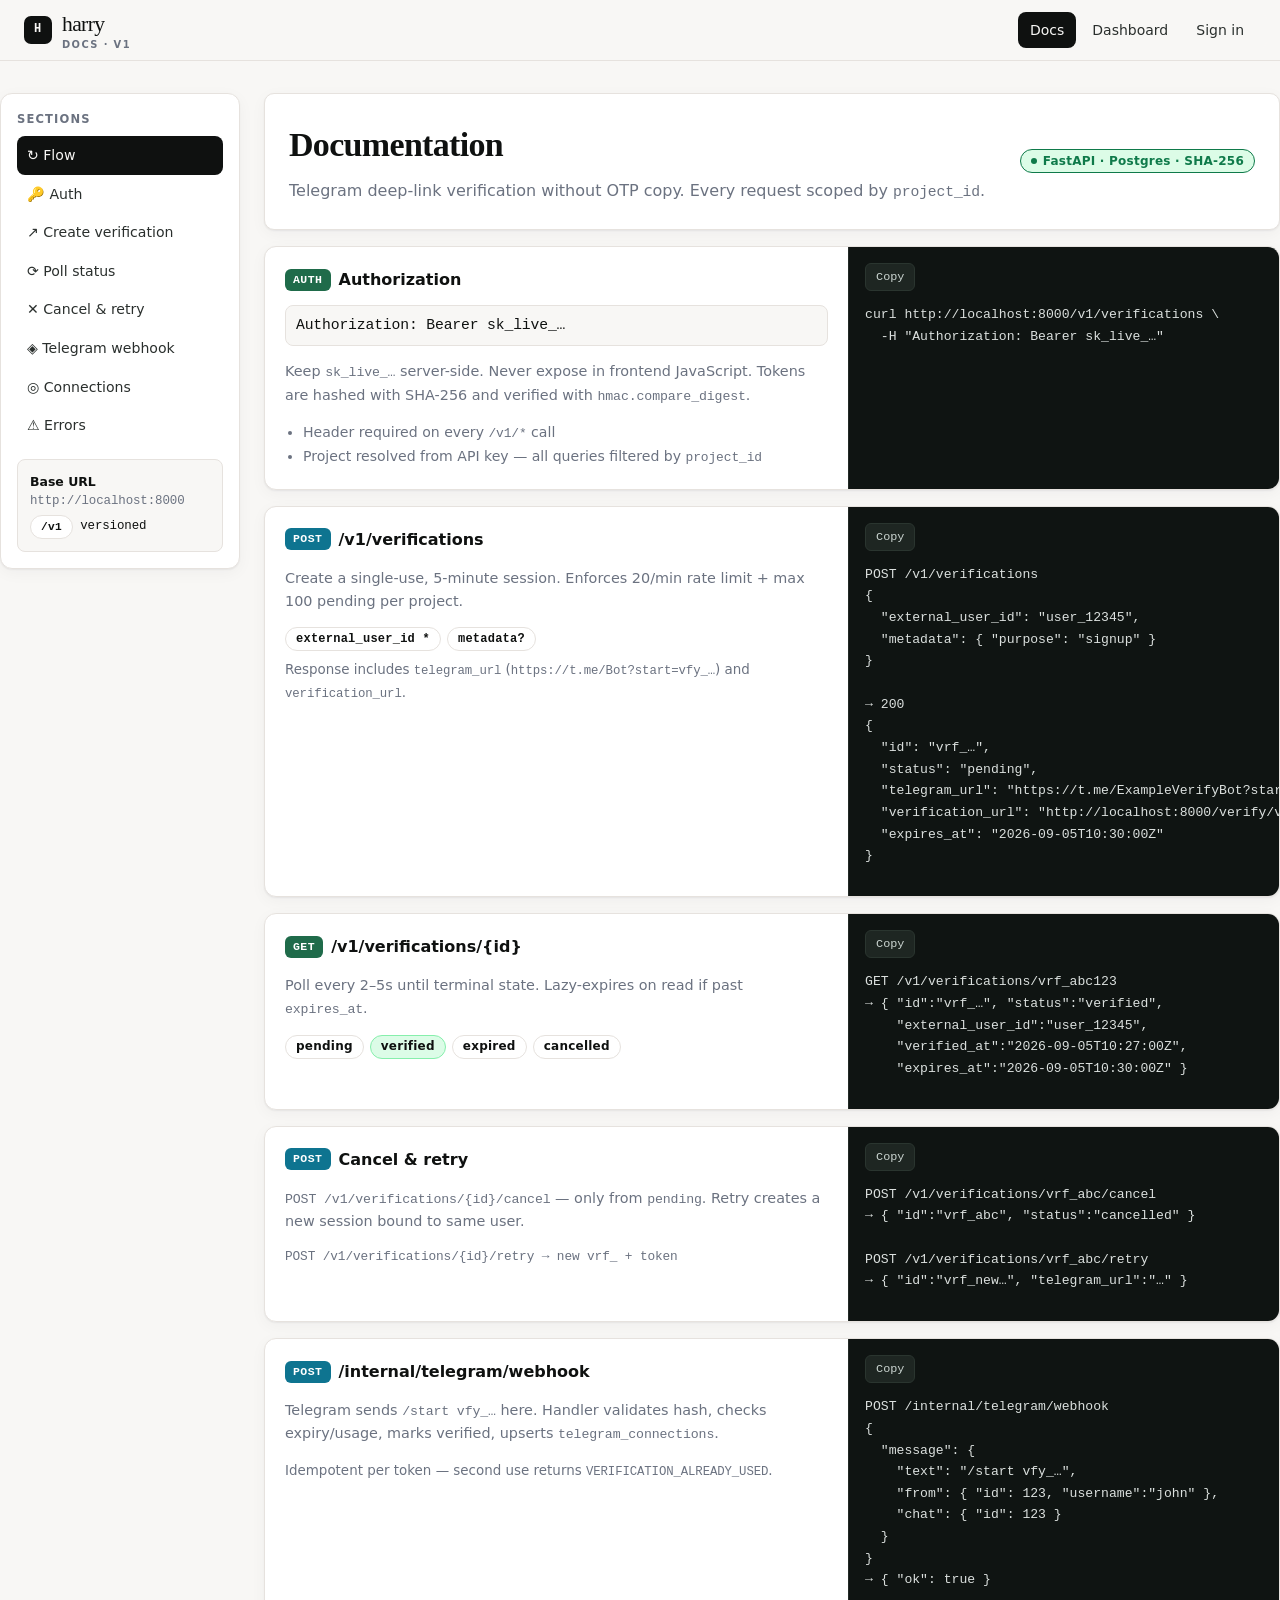
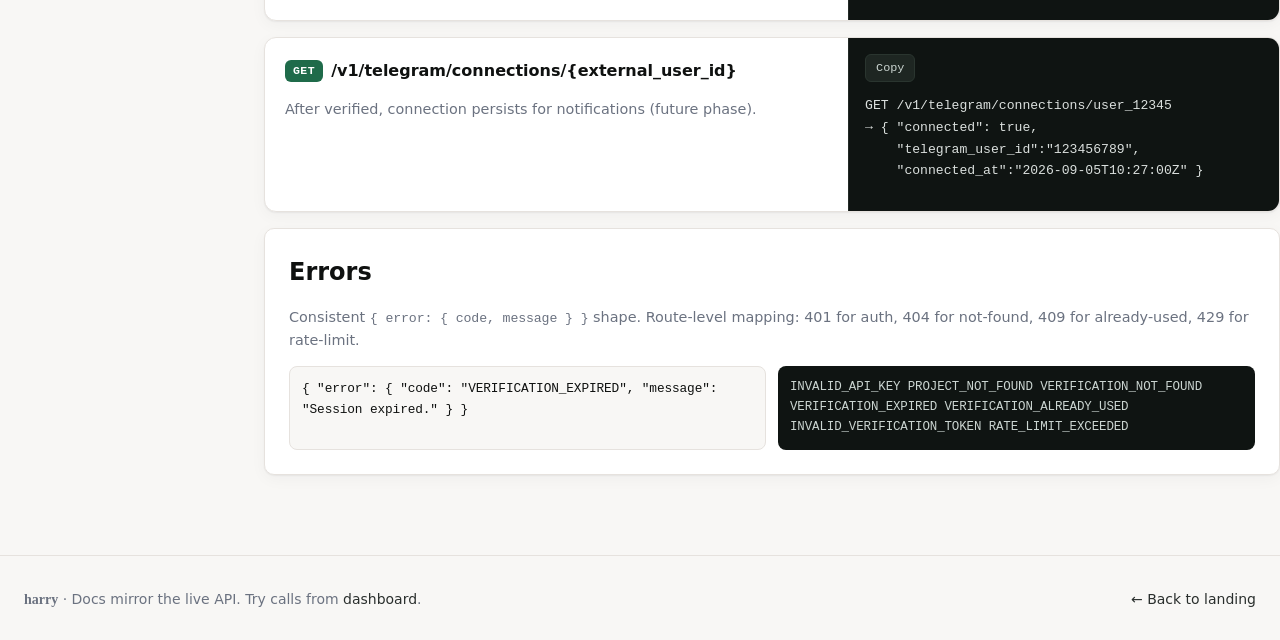
<file: frontend/docs.html>
<!doctype html>
<html lang="en">
<head>
  <meta charset="utf-8" />
  <meta name="viewport" content="width=device-width,initial-scale=1" />
  <title>harry — Documentation</title>
  <link rel="stylesheet" href="css/tokens.css" />
  <link rel="stylesheet" href="css/base.css" />
  <link rel="stylesheet" href="pages/docs/docs.css" />
</head>
<body>
  <header class="header">
    <div class="shell header__inner">
      <a class="brand" href="index.html"><span class="brand__mark">H</span><span class="brand__text">harry <small>Docs · v1</small></span></a>
      <nav class="nav" id="site-nav"><a href="docs.html" aria-current="page">Docs</a><a href="dashboard.html">Dashboard</a><a href="auth.html">Sign in</a></nav>
      <button class="header__menu-btn" id="menu-btn" aria-label="Toggle menu" aria-expanded="false"><span></span></button>
    </div>
  </header>

  <div class="shell docs-layout">
    <aside class="docs-side" aria-label="Docs sections">
      <h3>Sections</h3>
      <a href="#flow" class="is-active">↻ Flow</a>
      <a href="#auth">🔑 Auth</a>
      <a href="#create">↗ Create verification</a>
      <a href="#poll">⟳ Poll status</a>
      <a href="#cancel">✕ Cancel & retry</a>
      <a href="#webhook">◈ Telegram webhook</a>
      <a href="#connections">◎ Connections</a>
      <a href="#errors">⚠ Errors</a>
      <div style="margin-top:14px;padding:12px;background:var(--color-bg);border:1px solid var(--color-line);border-radius:8px">
        <div style="font-size:.78rem;font-weight:700">Base URL</div>
        <div class="mono" style="font-size:.78rem;color:var(--color-mute);word-break:break-all">http://localhost:8000</div>
        <div class="mono" style="font-size:.78rem;margin-top:4px"><span class="badge" style="font-size:.7rem">/v1</span> versioned</div>
      </div>
    </aside>

    <main class="grid">
      <div class="card" id="flow" style="display:flex;justify-content:space-between;gap:16px;flex-wrap:wrap;align-items:center">
        <div>
          <h1 style="font-family:var(--font-display);margin:0;letter-spacing:-.02em;font-size:var(--text-3xl)">Documentation</h1>
          <p class="mute" style="margin:6px 0 0">Telegram deep-link verification without OTP copy. Every request scoped by <span class="mono">project_id</span>.</p>
        </div>
        <span class="badge badge--live"><span class="badge__dot"></span> FastAPI · Postgres · SHA-256</span>
      </div>

      <div class="endpoint" id="auth">
        <div class="endpoint__info">
          <div style="display:flex;gap:8px;align-items:center"><span class="method method--get">AUTH</span><h2 style="margin:0;font-size:1rem">Authorization</h2></div>
          <p class="mono" style="background:var(--color-bg);border:1px solid var(--color-line);padding:8px 10px;border-radius:8px;margin:12px 0 0">Authorization: Bearer sk_live_…</p>
          <p class="mute" style="font-size:.9rem">Keep <span class="mono">sk_live_…</span> server-side. Never expose in frontend JavaScript. Tokens are hashed with SHA-256 and verified with <span class="mono">hmac.compare_digest</span>.</p>
          <ul class="mute" style="font-size:.88rem;margin:8px 0 0;padding-left:18px"><li>Header required on every <span class="mono">/v1/*</span> call</li><li>Project resolved from API key — all queries filtered by <span class="mono">project_id</span></li></ul>
        </div>
        <div class="endpoint__code"><button class="copy-btn" onclick="navigator.clipboard.writeText(this.nextElementSibling.textContent)">Copy</button><pre>curl http://localhost:8000/v1/verifications \
  -H "Authorization: Bearer sk_live_…"</pre></div>
      </div>

      <div class="endpoint" id="create">
        <div class="endpoint__info">
          <div style="display:flex;gap:8px;align-items:center"><span class="method method--post">POST</span><h2 style="margin:0;font-size:1rem">/v1/verifications</h2></div>
          <p class="mute" style="font-size:.9rem">Create a single-use, 5-minute session. Enforces 20/min rate limit + max 100 pending per project.</p>
          <div style="display:flex;gap:6px;flex-wrap:wrap;margin-top:8px"><span class="badge mono">external_user_id *</span><span class="badge mono">metadata?</span></div>
          <p class="mute" style="font-size:.84rem;margin:8px 0 0">Response includes <span class="mono">telegram_url</span> (<span class="mono">https://t.me/Bot?start=vfy_…</span>) and <span class="mono">verification_url</span>.</p>
        </div>
        <div class="endpoint__code"><button class="copy-btn" onclick="navigator.clipboard.writeText(this.nextElementSibling.textContent)">Copy</button><pre>POST /v1/verifications
{
  "external_user_id": "user_12345",
  "metadata": { "purpose": "signup" }
}

→ 200
{
  "id": "vrf_…",
  "status": "pending",
  "telegram_url": "https://t.me/ExampleVerifyBot?start=vfy_…",
  "verification_url": "http://localhost:8000/verify/vrf_…",
  "expires_at": "2026-09-05T10:30:00Z"
}</pre></div>
      </div>

      <div class="endpoint" id="poll">
        <div class="endpoint__info">
          <div style="display:flex;gap:8px;align-items:center"><span class="method method--get">GET</span><h2 style="margin:0;font-size:1rem">/v1/verifications/{id}</h2></div>
          <p class="mute" style="font-size:.9rem">Poll every 2–5s until terminal state. Lazy-expires on read if past <span class="mono">expires_at</span>.</p>
          <div style="display:flex;gap:6px;flex-wrap:wrap;margin-top:8px"><span class="badge">pending</span><span class="badge" style="background:var(--color-success-soft);border-color:#86efac">verified</span><span class="badge">expired</span><span class="badge">cancelled</span></div>
        </div>
        <div class="endpoint__code"><button class="copy-btn" onclick="navigator.clipboard.writeText(this.nextElementSibling.textContent)">Copy</button><pre>GET /v1/verifications/vrf_abc123
→ { "id":"vrf_…", "status":"verified",
    "external_user_id":"user_12345",
    "verified_at":"2026-09-05T10:27:00Z",
    "expires_at":"2026-09-05T10:30:00Z" }</pre></div>
      </div>

      <div class="endpoint" id="cancel">
        <div class="endpoint__info">
          <div style="display:flex;gap:8px;align-items:center"><span class="method method--post">POST</span><h2 style="margin:0;font-size:1rem">Cancel &amp; retry</h2></div>
          <p class="mute" style="font-size:.9rem"><span class="mono">POST /v1/verifications/{id}/cancel</span> — only from <span class="mono">pending</span>. Retry creates a new session bound to same user.</p>
          <p class="mono" style="font-size:.8rem;color:var(--color-mute)">POST /v1/verifications/{id}/retry → new vrf_ + token</p>
        </div>
        <div class="endpoint__code"><button class="copy-btn" onclick="navigator.clipboard.writeText(this.nextElementSibling.textContent)">Copy</button><pre>POST /v1/verifications/vrf_abc/cancel
→ { "id":"vrf_abc", "status":"cancelled" }

POST /v1/verifications/vrf_abc/retry
→ { "id":"vrf_new…", "telegram_url":"…" }</pre></div>
      </div>

      <div class="endpoint" id="webhook">
        <div class="endpoint__info">
          <div style="display:flex;gap:8px;align-items:center"><span class="method method--post">POST</span><h2 style="margin:0;font-size:1rem">/internal/telegram/webhook</h2></div>
          <p class="mute" style="font-size:.9rem">Telegram sends <span class="mono">/start vfy_…</span> here. Handler validates hash, checks expiry/usage, marks verified, upserts <span class="mono">telegram_connections</span>.</p>
          <p class="mute" style="font-size:.84rem">Idempotent per token — second use returns <span class="mono">VERIFICATION_ALREADY_USED</span>.</p>
        </div>
        <div class="endpoint__code"><button class="copy-btn" onclick="navigator.clipboard.writeText(this.nextElementSibling.textContent)">Copy</button><pre>POST /internal/telegram/webhook
{
  "message": {
    "text": "/start vfy_…",
    "from": { "id": 123, "username":"john" },
    "chat": { "id": 123 }
  }
}
→ { "ok": true }</pre></div>
      </div>

      <div class="endpoint" id="connections">
        <div class="endpoint__info">
          <div style="display:flex;gap:8px;align-items:center"><span class="method method--get">GET</span><h2 style="margin:0;font-size:1rem">/v1/telegram/connections/{external_user_id}</h2></div>
          <p class="mute" style="font-size:.9rem">After verified, connection persists for notifications (future phase).</p>
        </div>
        <div class="endpoint__code"><button class="copy-btn" onclick="navigator.clipboard.writeText(this.nextElementSibling.textContent)">Copy</button><pre>GET /v1/telegram/connections/user_12345
→ { "connected": true,
    "telegram_user_id":"123456789",
    "connected_at":"2026-09-05T10:27:00Z" }</pre></div>
      </div>

      <div class="card" id="errors">
        <h2 style="margin:0">Errors</h2>
        <p class="mute" style="font-size:.9rem">Consistent <span class="mono">{ error: { code, message } }</span> shape. Route-level mapping: 401 for auth, 404 for not-found, 409 for already-used, 429 for rate-limit.</p>
        <div style="display:grid;grid-template-columns:1fr 1fr;gap:12px;margin-top:12px">
          <div class="mono" style="background:var(--color-bg);border:1px solid var(--color-line);padding:12px;border-radius:8px;font-size:.8rem;overflow:auto">{
  "error": {
    "code": "VERIFICATION_EXPIRED",
    "message": "Session expired."
  }
}</div>
          <div class="mono" style="background:#0f1412;color:#cbd5d1;padding:12px;border-radius:8px;font-size:.78rem">INVALID_API_KEY
PROJECT_NOT_FOUND
VERIFICATION_NOT_FOUND
VERIFICATION_EXPIRED
VERIFICATION_ALREADY_USED
INVALID_VERIFICATION_TOKEN
RATE_LIMIT_EXCEEDED</div>
        </div>
      </div>
    </main>
  </div>

  <footer class="footer"><div class="shell footer__grid"><div><strong style="font-family:var(--font-display)">harry</strong> · Docs mirror the live API. Try calls from <a href="dashboard.html">dashboard</a>.</div><a href="index.html">← Back to landing</a></div></footer>
<script>const hb=document.getElementById('menu-btn'),nv=document.getElementById('site-nav');if(hb&&nv){hb.addEventListener('click',()=>{const o=nv.classList.toggle('is-open');hb.classList.toggle('is-open',o);hb.setAttribute('aria-expanded',String(o));});}</script>
</body>
</html>
</file>
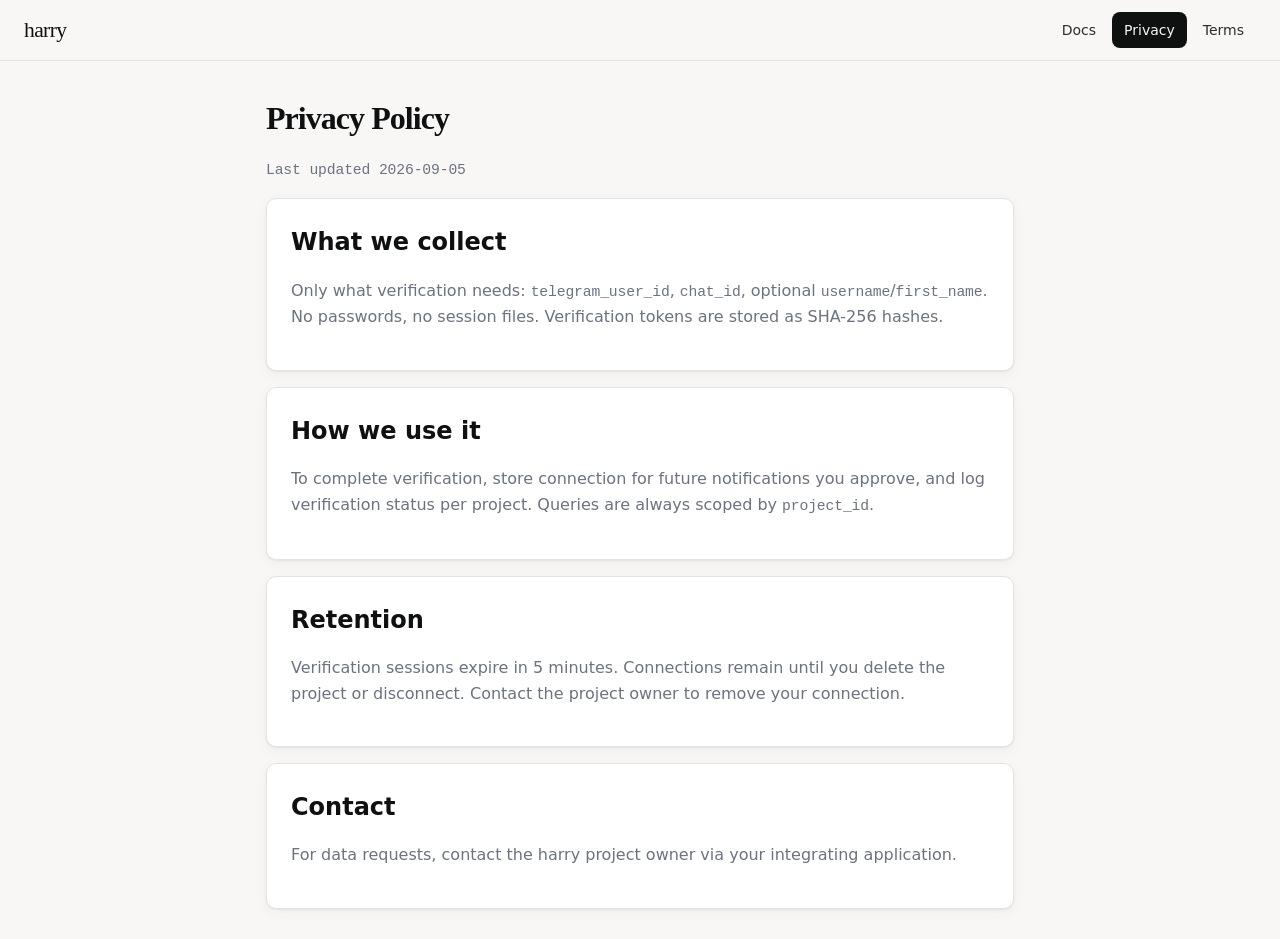
<file: frontend/privacy.html>
<!doctype html>
<html lang="en">
<head>
<meta charset="utf-8">
<meta name="viewport" content="width=device-width,initial-scale=1">
<title>harry — Privacy</title>
<link rel="stylesheet" href="css/tokens.css">
<link rel="stylesheet" href="css/base.css">
</head>
<body>
<header class="header"><div class="shell header__inner"><a class="brand" href="index.html">harry</a><nav class="nav"><a href="docs.html">Docs</a><a href="privacy.html" aria-current="page">Privacy</a><a href="terms.html">Terms</a></nav></div></header>
<main class="shell" style="max-width:780px;padding:32px 16px">
  <h1 style="font-family:var(--font-display);letter-spacing:-0.03em;margin:0">Privacy Policy</h1>
  <p class="mute mono">Last updated 2026-09-05</p>
  <div class="grid" style="margin-top:16px">
    <section class="card"><h2 style="margin:0">What we collect</h2><p class="mute">Only what verification needs: <span class="mono">telegram_user_id</span>, <span class="mono">chat_id</span>, optional <span class="mono">username</span>/<span class="mono">first_name</span>. No passwords, no session files. Verification tokens are stored as SHA-256 hashes.</p></section>
    <section class="card"><h2 style="margin:0">How we use it</h2><p class="mute">To complete verification, store connection for future notifications you approve, and log verification status per project. Queries are always scoped by <span class="mono">project_id</span>.</p></section>
    <section class="card"><h2 style="margin:0">Retention</h2><p class="mute">Verification sessions expire in 5 minutes. Connections remain until you delete the project or disconnect. Contact the project owner to remove your connection.</p></section>
    <section class="card"><h2 style="margin:0">Contact</h2><p class="mute">For data requests, contact the harry project owner via your integrating application.</p></section>
  </div>
</main>
</body>
</html>
</file>
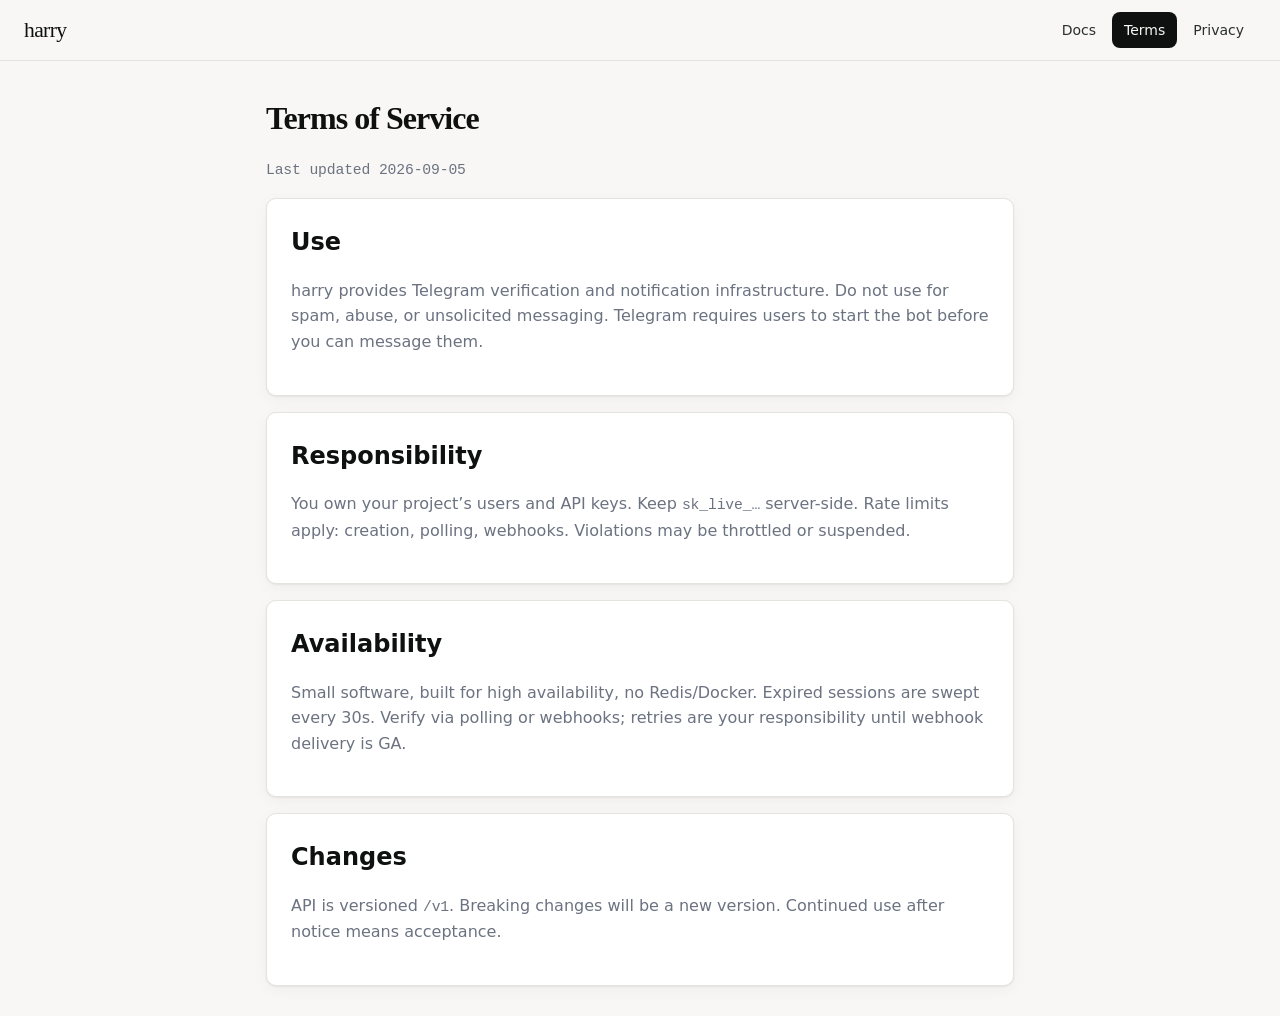
<file: frontend/terms.html>
<!doctype html>
<html lang="en">
<head>
<meta charset="utf-8">
<meta name="viewport" content="width=device-width,initial-scale=1">
<title>harry — Terms</title>
<link rel="stylesheet" href="css/tokens.css">
<link rel="stylesheet" href="css/base.css">
</head>
<body>
<header class="header"><div class="shell header__inner"><a class="brand" href="index.html">harry</a><nav class="nav"><a href="docs.html">Docs</a><a href="terms.html" aria-current="page">Terms</a><a href="privacy.html">Privacy</a></nav></div></header>
<main class="shell" style="max-width:780px;padding:32px 16px">
  <h1 style="font-family:var(--font-display);letter-spacing:-0.03em;margin:0">Terms of Service</h1>
  <p class="mute mono">Last updated 2026-09-05</p>
  <div class="grid" style="margin-top:16px">
    <section class="card"><h2 style="margin:0">Use</h2><p class="mute">harry provides Telegram verification and notification infrastructure. Do not use for spam, abuse, or unsolicited messaging. Telegram requires users to start the bot before you can message them.</p></section>
    <section class="card"><h2 style="margin:0">Responsibility</h2><p class="mute">You own your project’s users and API keys. Keep <span class="mono">sk_live_…</span> server-side. Rate limits apply: creation, polling, webhooks. Violations may be throttled or suspended.</p></section>
    <section class="card"><h2 style="margin:0">Availability</h2><p class="mute">Small software, built for high availability, no Redis/Docker. Expired sessions are swept every 30s. Verify via polling or webhooks; retries are your responsibility until webhook delivery is GA.</p></section>
    <section class="card"><h2 style="margin:0">Changes</h2><p class="mute">API is versioned <span class="mono">/v1</span>. Breaking changes will be a new version. Continued use after notice means acceptance.</p></section>
  </div>
</main>
</body>
</html>
</file>
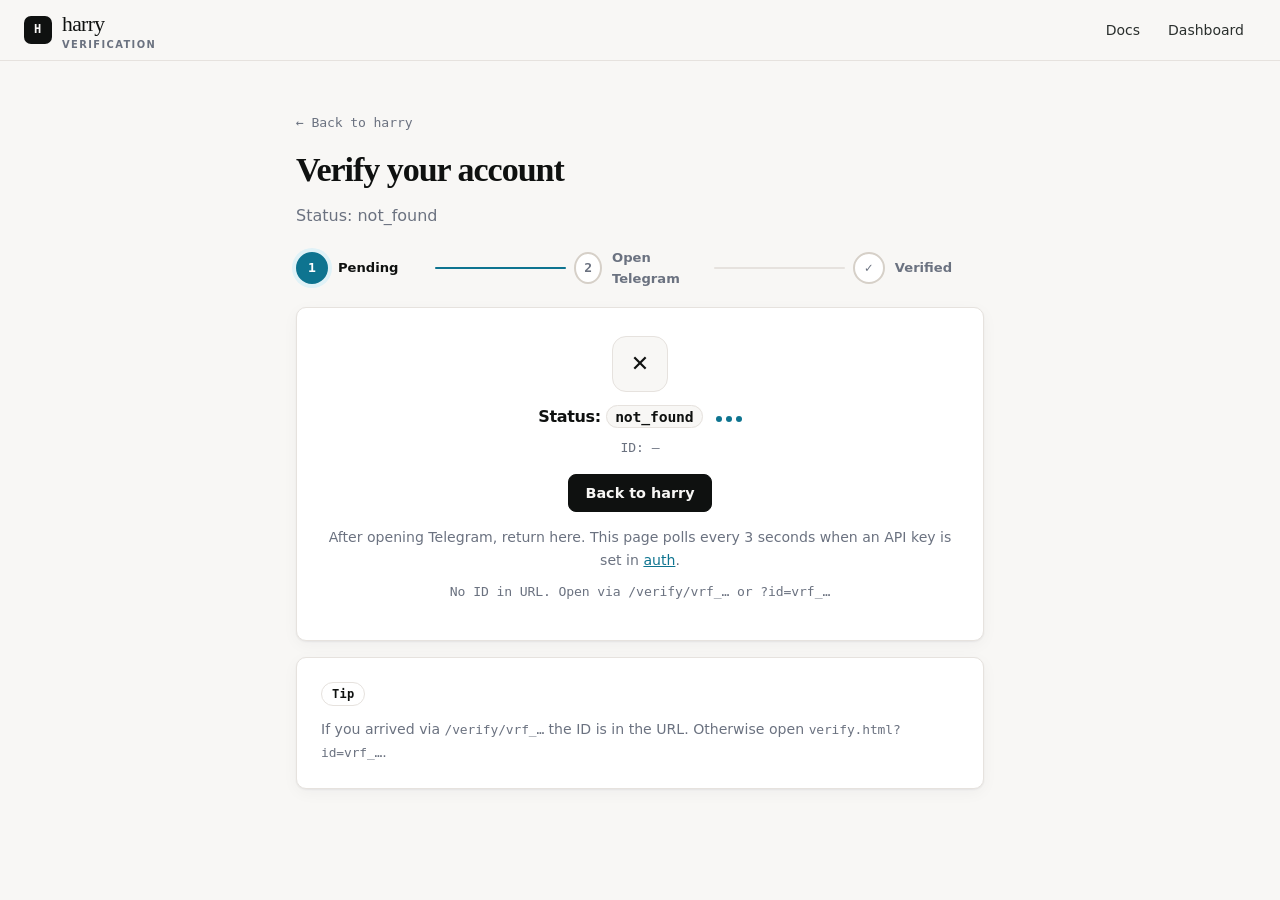
<file: frontend/verify.html>
<!doctype html>
<html lang="en">
<head>
  <meta charset="utf-8" />
  <meta name="viewport" content="width=device-width,initial-scale=1" />
  <title>harry — Verify</title>
  <link rel="stylesheet" href="css/tokens.css" />
  <link rel="stylesheet" href="css/base.css" />
  <link rel="stylesheet" href="pages/verify/verify.css" />
</head>
<body>
  <header class="header">
    <div class="shell header__inner">
      <a class="brand" href="index.html"><span class="brand__mark">H</span><span class="brand__text">harry <small>Verification</small></span></a>
      <nav class="nav" id="site-nav"><a href="docs.html">Docs</a><a href="dashboard.html">Dashboard</a></nav>
      <button class="header__menu-btn" id="menu-btn" aria-label="Toggle menu" aria-expanded="false"><span></span></button>
    </div>
  </header>

  <main class="verify-wrap">
    <a href="index.html" class="mono" style="font-size:.82rem;color:var(--color-mute);text-decoration:none">← Back to harry</a>
    <h1 style="font-family:var(--font-display);letter-spacing:-.03em;margin:8px 0 0;font-size:var(--text-3xl)">Verify your account</h1>
    <p class="mute" id="verify-sub" style="margin:6px 0 0">Checking status…</p>

    <div class="stepper" role="list" aria-label="Verification steps">
      <div class="stepper__step is-active" id="step-pending"><span class="stepper__circle">1</span><span class="stepper__label">Pending</span></div>
      <div class="stepper__bar"><i id="bar-1"></i></div>
      <div class="stepper__step" id="step-telegram"><span class="stepper__circle">2</span><span class="stepper__label">Open Telegram</span></div>
      <div class="stepper__bar"><i id="bar-2"></i></div>
      <div class="stepper__step" id="step-verified"><span class="stepper__circle">✓</span><span class="stepper__label">Verified</span></div>
    </div>

    <div class="card status-card status-card--pending" id="status-card">
      <div class="status-card__icon" id="status-icon">◔</div>
      <div style="font-weight:700;letter-spacing:-.02em">Status: <span id="v-status" class="mono" style="background:var(--color-bg);border:1px solid var(--color-line);padding:2px 8px;border-radius:999px">pending</span> <span class="poll-dots" aria-hidden="true"><i></i><i></i><i></i></span></div>
      <div class="mono" style="margin:8px 0 0;color:var(--color-mute);font-size:.82rem">ID: <span id="v-id">—</span></div>
      <div style="display:flex;gap:8px;justify-content:center;margin-top:16px;flex-wrap:wrap">
        <a id="v-telegram" class="btn btn--accent" href="#" style="display:none">Open in Telegram →</a>
        <a class="btn btn--ghost" href="index.html">Back to harry</a>
      </div>
      <p class="mute" style="margin:14px 0 0;font-size:.88rem">After opening Telegram, return here. This page polls every 3 seconds when an API key is set in <a href="auth.html" style="color:var(--color-accent)">auth</a>.</p>
      <p id="v-msg" class="mono" style="margin:10px 0 0;min-height:1.2em;color:var(--color-mute);font-size:.82rem"></p>
      <div id="v-meta" class="mono" style="margin-top:10px;font-size:.78rem;color:var(--color-mute)"></div>
    </div>

    <div class="card" style="margin-top:16px;display:flex;gap:12px;align-items:center;flex-wrap:wrap">
      <span class="badge mono">Tip</span>
      <span class="mute" style="font-size:.88rem">If you arrived via <span class="mono">/verify/vrf_…</span> the ID is in the URL. Otherwise open <span class="mono">verify.html?id=vrf_…</span>.</span>
    </div>
  </main>

  <script type="module">
    import { api, getApiKey } from "./js/api.js";
    const params = new URLSearchParams(location.search);
    const pathId = location.pathname.split("/").pop();
    const id = params.get("id") || (pathId && pathId.startsWith("vrf_") ? pathId : "");
    document.getElementById("v-id").textContent = id || "—";
    const statusEl = document.getElementById("v-status");
    const subEl = document.getElementById("verify-sub");
    const msgEl = document.getElementById("v-msg");
    const metaEl = document.getElementById("v-meta");
    const cardEl = document.getElementById("status-card");
    const iconEl = document.getElementById("status-icon");
    const bar1 = document.getElementById("bar-1"), bar2 = document.getElementById("bar-2");
    const stepPending = document.getElementById("step-pending"), stepTelegram = document.getElementById("step-telegram"), stepVerified = document.getElementById("step-verified");
    const tgBtn = document.getElementById("v-telegram");

    function setState(status, data){
      statusEl.textContent = status;
      statusEl.style.background = status==="verified" ? "var(--color-success-soft)" : status==="expired" || status==="cancelled" ? "var(--color-danger-soft)" : "var(--color-bg)";
      statusEl.style.borderColor = status==="verified" ? "#86efac" : status==="expired" ? "#fecaca" : "var(--color-line)";
      if(status==="pending"){
        iconEl.textContent="◔"; cardEl.className="card status-card status-card--pending";
        bar1.style.width="45%"; bar2.style.width="0"; stepPending.className="stepper__step is-active"; stepTelegram.className="stepper__step"; stepVerified.className="stepper__step";
        subEl.textContent = getApiKey() ? "Polling every 3s — open Telegram to complete." : "Set API key in auth.html to enable live polling. Showing local state.";
      } else if(status==="verified"){
        iconEl.textContent="✓"; cardEl.className="card status-card";
        bar1.style.width="100%"; bar2.style.width="100%"; stepPending.className="stepper__step is-done"; stepTelegram.className="stepper__step is-done"; stepVerified.className="stepper__step is-active";
        subEl.textContent="Verified — you can return to the application.";
        msgEl.textContent = data?.verified_at ? `Verified at ${new Date(data.verified_at).toLocaleString()}` : "Verification complete.";
        if(tgBtn) tgBtn.style.display="none";
      } else {
        iconEl.textContent="✕"; bar1.style.width="100%"; bar2.style.width="0";
        subEl.textContent = status==="expired" ? "This session has expired. Create a new one." : `Status: ${status}`;
      }
      if(data?.expires_at) metaEl.textContent = `expires_at ${new Date(data.expires_at).toLocaleString()} · external_user_id ${data.external_user_id||"—"}`;
    }

    async function fetchStatus(){
      if(!id){ setState("not_found"); msgEl.textContent="No ID in URL. Open via /verify/vrf_… or ?id=vrf_…"; return; }
      // try to show telegram link from stored dashboard row
      try{
        const rows = JSON.parse(localStorage.getItem("harry_verifications_v1")||"[]");
        const row = rows.find(r=>r.id===id);
        if(row?.telegram_url){ tgBtn.href=row.telegram_url; tgBtn.style.display="inline-flex"; }
      }catch{}
      const key = getApiKey();
      if(!key){ setState("pending"); msgEl.textContent="Demo mode — polling disabled without API key."; return; }
      try{
        const data = await api(`/v1/verifications/${id}`);
        setState(data.status, data);
        if(data.status==="verified") clearInterval(iv);
      }catch(e){
        if(e.status===404) setState("not_found");
        msgEl.textContent = e.data?.error?.message || e.message;
      }
    }
    setState("pending");
    fetchStatus();
    const iv = setInterval(fetchStatus, 3000);
    const hb=document.getElementById('menu-btn'),nv=document.getElementById('site-nav');if(hb&&nv){hb.addEventListener('click',()=>{const o=nv.classList.toggle('is-open');hb.classList.toggle('is-open',o);hb.setAttribute('aria-expanded',String(o));});}
  </script>
</body>
</html>
</file>
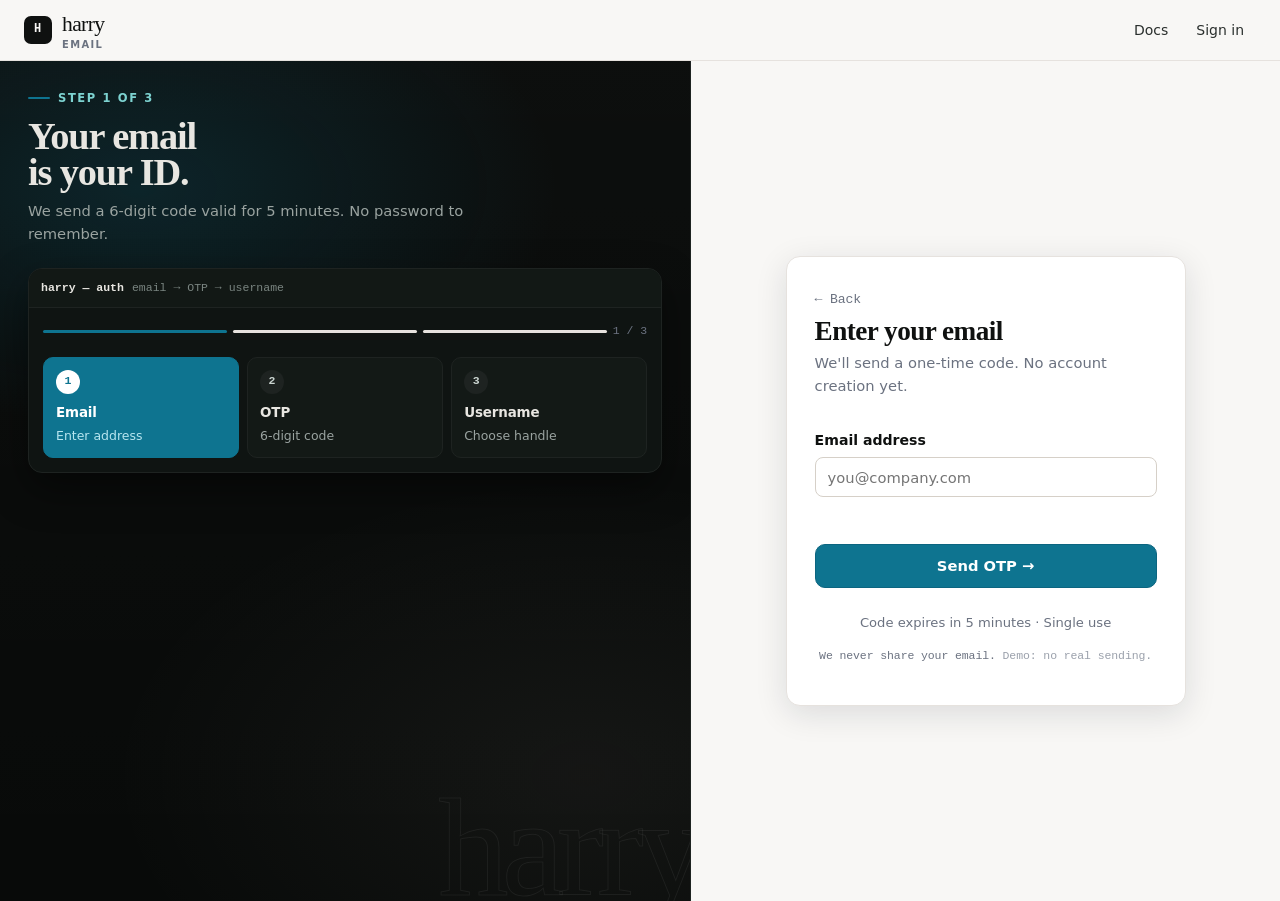
<file: frontend/pages/auth/email.html>
<!doctype html>
<html lang="en">
<head>
  <meta charset="utf-8" />
  <meta name="viewport" content="width=device-width,initial-scale=1" />
  <title>harry — Enter email</title>
  <link rel="stylesheet" href="../../css/tokens.css" />
  <link rel="stylesheet" href="../../css/base.css" />
  <link rel="stylesheet" href="auth.css" />
</head>
<body>
  <header class="header">
    <div class="shell header__inner">
      <a class="brand" href="../../index.html"><span class="brand__mark">H</span><span class="brand__text">harry <small>Email</small></span></a>
      <nav class="nav" id="site-nav"><a href="../../docs.html">Docs</a><a href="../../auth.html">Sign in</a></nav>
      <button class="header__menu-btn" id="menu-btn" aria-label="Toggle menu" aria-expanded="false"><span></span></button>
    </div>
  </header>

  <div class="auth-shell">
    <div class="auth-visual" aria-hidden="true">
      <span class="auth-visual__eyebrow">step 1 of 3</span>
      <h2>Your email<br/>is your ID.</h2>
      <p>We send a 6-digit code valid for 5 minutes. No password to remember.</p>
      <div class="auth-flow">
        <div class="auth-flow__bar"><strong>harry — auth</strong><span>email → OTP → username</span></div>
        <div class="auth-flow__body">
          <div class="auth-progress"><i class="on"></i><i></i><i></i><span>1 / 3</span></div>
          <div class="auth-steps">
            <div class="step-mini is-active"><div class="step-mini__num">1</div><h4>Email</h4><p class="mute">Enter address</p></div>
            <div class="step-mini"><div class="step-mini__num">2</div><h4>OTP</h4><p class="mute">6-digit code</p></div>
            <div class="step-mini"><div class="step-mini__num">3</div><h4>Username</h4><p class="mute">Choose handle</p></div>
          </div>
        </div>
      </div>
      <div class="auth-visual__ghost">harry</div>
    </div>

    <div class="auth-panel">
      <div class="auth-card">
        <a href="../../auth.html" class="mono" style="font-size:.82rem;color:var(--color-mute);text-decoration:none">← Back</a>
        <h1 style="margin-top:8px">Enter your email</h1>
        <p class="auth-card__sub">We'll send a one-time code. No account creation yet.</p>
        <form class="grid" onsubmit="return false;" style="margin-top:18px">
          <div class="auth-field"><label for="email">Email address</label><input id="email" class="input" type="email" placeholder="you@company.com" autocomplete="email" required /></div>
          <p id="err" class="mono" style="font-size:.78rem;color:var(--color-danger);min-height:1.2em;margin:0"></p>
          <a class="auth-btn auth-btn--accent" href="otp.html" id="btn-send" style="text-decoration:none">Send OTP →</a>
          <p class="auth-hint" style="text-align:center">Code expires in 5 minutes · Single use</p>
        </form>
        <p class="mono" style="font-size:.72rem;color:var(--color-mute);text-align:center;margin-top:14px">We never share your email. <span style="color:var(--color-mute-2)">Demo: no real sending.</span></p>
      </div>
    </div>
  </div>

  <script>
    const e=document.getElementById('email'),err=document.getElementById('err'),btn=document.getElementById('btn-send');
    btn.addEventListener('click',ev=>{
      const v=e.value.trim();
      if(!v || !v.includes('@')){ev.preventDefault();err.textContent='Enter a valid email.';e.focus();return;}
      localStorage.setItem('harry_pending_email', v);
    });
    const hb=document.getElementById('menu-btn'),nv=document.getElementById('site-nav');if(hb&&nv){hb.addEventListener('click',()=>{const o=nv.classList.toggle('is-open');hb.classList.toggle('is-open',o);hb.setAttribute('aria-expanded',String(o));});}
  </script>
</body>
</html>
</file>
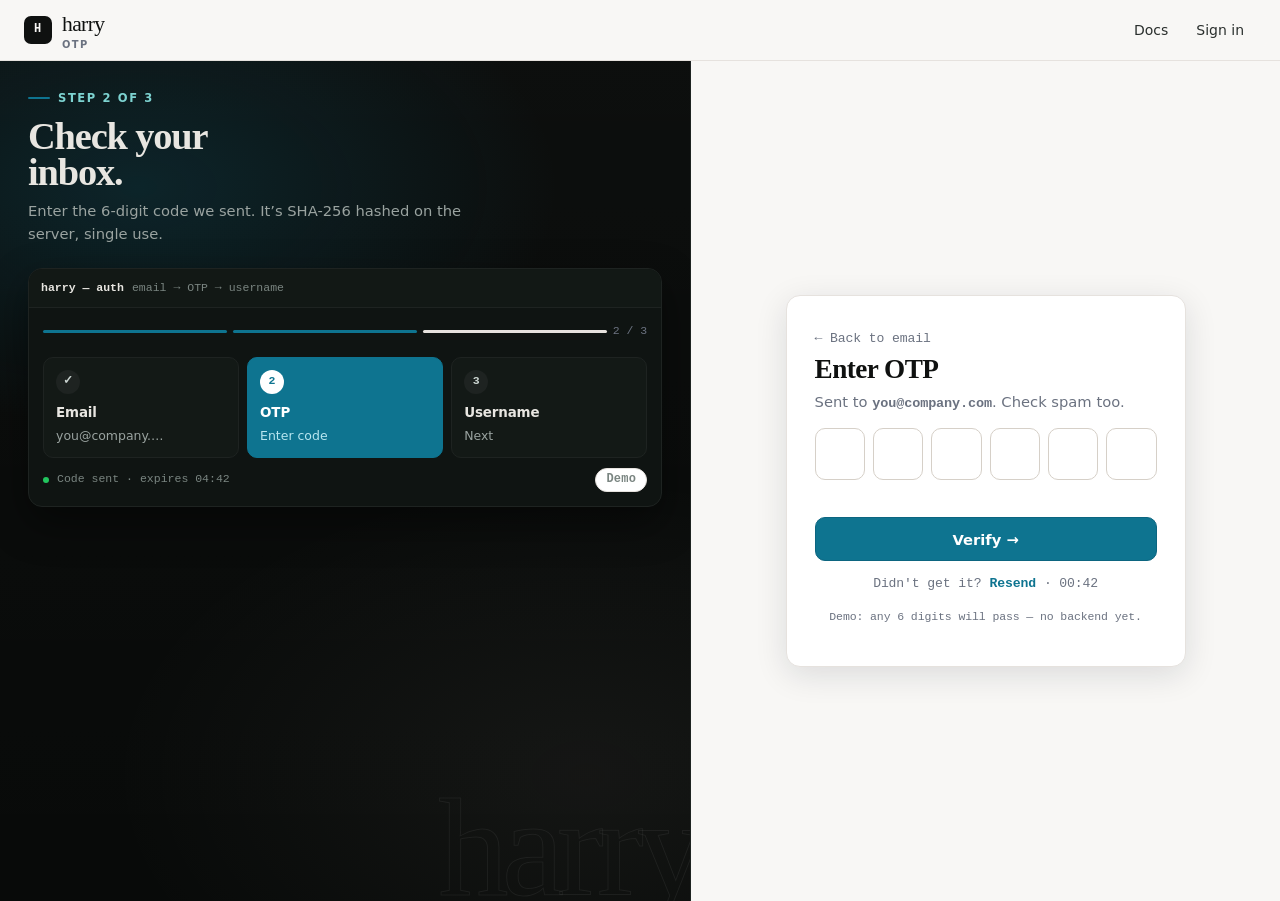
<file: frontend/pages/auth/otp.html>
<!doctype html>
<html lang="en">
<head>
  <meta charset="utf-8" />
  <meta name="viewport" content="width=device-width,initial-scale=1" />
  <title>harry — Enter OTP</title>
  <link rel="stylesheet" href="../../css/tokens.css" />
  <link rel="stylesheet" href="../../css/base.css" />
  <link rel="stylesheet" href="auth.css" />
</head>
<body>
  <header class="header">
    <div class="shell header__inner">
      <a class="brand" href="../../index.html"><span class="brand__mark">H</span><span class="brand__text">harry <small>OTP</small></span></a>
      <nav class="nav" id="site-nav"><a href="../../docs.html">Docs</a><a href="../../auth.html">Sign in</a></nav>
      <button class="header__menu-btn" id="menu-btn" aria-label="Toggle menu" aria-expanded="false"><span></span></button>
    </div>
  </header>

  <div class="auth-shell">
    <div class="auth-visual" aria-hidden="true">
      <span class="auth-visual__eyebrow">step 2 of 3</span>
      <h2>Check your<br/>inbox.</h2>
      <p>Enter the 6-digit code we sent. It’s SHA-256 hashed on the server, single use.</p>
      <div class="auth-flow">
        <div class="auth-flow__bar"><strong>harry — auth</strong><span>email → OTP → username</span></div>
        <div class="auth-flow__body">
          <div class="auth-progress"><i class="on"></i><i class="on"></i><i></i><span>2 / 3</span></div>
          <div class="auth-steps">
            <div class="step-mini"><div class="step-mini__num">✓</div><h4>Email</h4><p class="mute" id="email-done">you@…</p></div>
            <div class="step-mini is-active"><div class="step-mini__num">2</div><h4>OTP</h4><p class="mute">Enter code</p></div>
            <div class="step-mini"><div class="step-mini__num">3</div><h4>Username</h4><p class="mute">Next</p></div>
          </div>
          <div style="margin-top:10px;display:flex;gap:8px;align-items:center;font-family:var(--font-mono);font-size:.72rem;color:#7a8581"><span class="badge__dot" style="background:#22c55e"></span> Code sent · expires 04:42 <span style="margin-left:auto" class="badge" style="background:#0e7490;color:#fff;border-color:#0c6580;font-size:.68rem">Demo</span></div>
        </div>
      </div>
      <div class="auth-visual__ghost">harry</div>
    </div>

    <div class="auth-panel">
      <div class="auth-card">
        <a href="email.html" class="mono" style="font-size:.82rem;color:var(--color-mute);text-decoration:none">← Back to email</a>
        <h1 style="margin-top:8px">Enter OTP</h1>
        <p class="auth-card__sub">Sent to <strong class="mono" id="email-show">you@company.com</strong>. Check spam too.</p>

        <div class="auth-otp" aria-label="One-time code">
          <input inputmode="numeric" maxlength="1" aria-label="digit 1" autocomplete="one-time-code" />
          <input inputmode="numeric" maxlength="1" aria-label="digit 2" />
          <input inputmode="numeric" maxlength="1" aria-label="digit 3" />
          <input inputmode="numeric" maxlength="1" aria-label="digit 4" />
          <input inputmode="numeric" maxlength="1" aria-label="digit 5" />
          <input inputmode="numeric" maxlength="1" aria-label="digit 6" />
        </div>
        <p id="err" class="mono" style="font-size:.78rem;color:var(--color-danger);min-height:1.2em;margin:8px 0 0"></p>

        <a class="auth-btn auth-btn--accent" href="username.html" id="btn-verify" style="margin-top:14px;text-decoration:none">Verify →</a>
        <div style="display:flex;gap:8px;justify-content:center;margin-top:12px">
          <span class="mono" style="font-size:.82rem;color:var(--color-mute)">Didn't get it?</span>
          <a href="#" class="mono" style="font-size:.82rem;color:var(--color-accent);text-decoration:none;font-weight:600" onclick="event.preventDefault();document.getElementById('err').textContent='Demo: code resent (no real sending).';">Resend</a>
          <span class="mono" style="font-size:.82rem;color:var(--color-mute)">· 00:42</span>
        </div>
        <p class="mono" style="font-size:.72rem;color:var(--color-mute);text-align:center;margin-top:14px">Demo: any 6 digits will pass — no backend yet.</p>
      </div>
    </div>
  </div>

  <script>
    const email=localStorage.getItem('harry_pending_email')||'you@company.com';
    document.getElementById('email-show').textContent=email;
    const ed=document.getElementById('email-done'); if(ed) ed.textContent=email.slice(0,12)+'…';
    const inputs=[...document.querySelectorAll('.auth-otp input')];
    inputs.forEach((inp,i)=>{
      inp.addEventListener('input',()=>{
        inp.value=inp.value.replace(/\D/g,'').slice(0,1);
        if(inp.value && i<5) inputs[i+1].focus();
      });
      inp.addEventListener('keydown',e=>{
        if(e.key==='Backspace' && !inp.value && i>0) inputs[i-1].focus();
        if(e.key==='ArrowLeft' && i>0) inputs[i-1].focus();
        if(e.key==='ArrowRight' && i<5) inputs[i+1].focus();
      });
      inp.addEventListener('paste',e=>{
        e.preventDefault();
        const data=(e.clipboardData||window.clipboardData).getData('text').replace(/\D/g,'').slice(0,6);
        data.split('').forEach((ch,idx)=>{ if(inputs[idx]) inputs[idx].value=ch; });
        const next = Math.min(data.length,5);
        inputs[next]?.focus();
      });
    });
    // global paste for desktop
    document.addEventListener('paste',e=>{
      if(document.activeElement && document.activeElement.tagName==='INPUT') return;
      const data=(e.clipboardData||window.clipboardData).getData('text').replace(/\D/g,'').slice(0,6);
      if(data.length>=6){ e.preventDefault(); data.split('').forEach((ch,idx)=>{ if(inputs[idx]) inputs[idx].value=ch; }); inputs[5].focus(); }
    });
    document.getElementById('btn-verify').addEventListener('click',e=>{
      const code=inputs.map(i=>i.value).join('');
      if(code.length<6){e.preventDefault();document.getElementById('err').textContent='Enter 6 digits.';}
      else localStorage.setItem('harry_pending_otp', code);
    });
    const hb=document.getElementById('menu-btn'),nv=document.getElementById('site-nav');if(hb&&nv){hb.addEventListener('click',()=>{const o=nv.classList.toggle('is-open');hb.classList.toggle('is-open',o);hb.setAttribute('aria-expanded',String(o));});}
  </script>
</body>
</html>
</file>
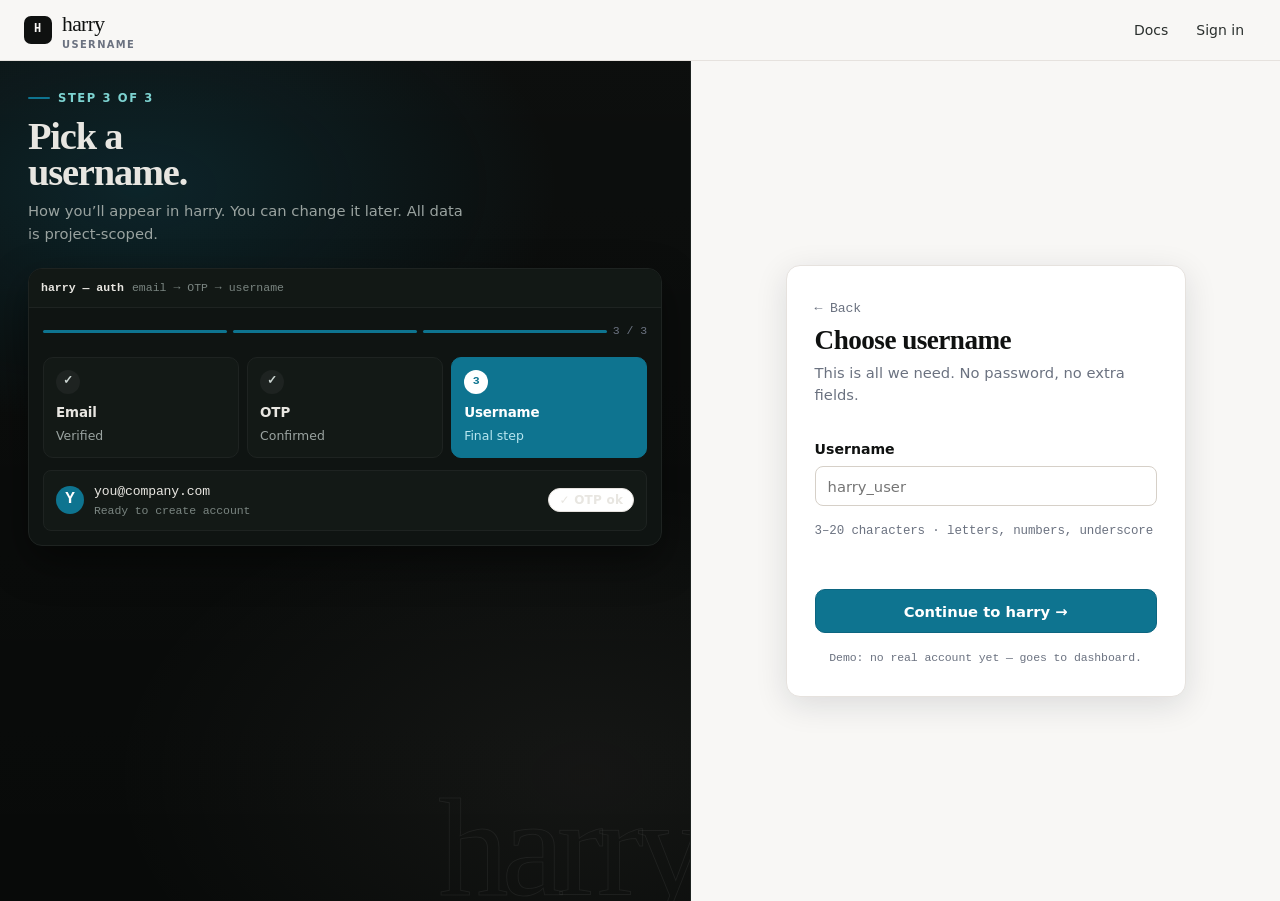
<file: frontend/pages/auth/username.html>
<!doctype html>
<html lang="en">
<head>
  <meta charset="utf-8" />
  <meta name="viewport" content="width=device-width,initial-scale=1" />
  <title>harry — Choose username</title>
  <link rel="stylesheet" href="../../css/tokens.css" />
  <link rel="stylesheet" href="../../css/base.css" />
  <link rel="stylesheet" href="auth.css" />
</head>
<body>
  <header class="header">
    <div class="shell header__inner">
      <a class="brand" href="../../index.html"><span class="brand__mark">H</span><span class="brand__text">harry <small>Username</small></span></a>
      <nav class="nav" id="site-nav"><a href="../../docs.html">Docs</a><a href="../../auth.html">Sign in</a></nav>
      <button class="header__menu-btn" id="menu-btn" aria-label="Toggle menu" aria-expanded="false"><span></span></button>
    </div>
  </header>

  <div class="auth-shell">
    <div class="auth-visual" aria-hidden="true">
      <span class="auth-visual__eyebrow">step 3 of 3</span>
      <h2>Pick a<br/>username.</h2>
      <p>How you’ll appear in harry. You can change it later. All data is project-scoped.</p>
      <div class="auth-flow">
        <div class="auth-flow__bar"><strong>harry — auth</strong><span>email → OTP → username</span></div>
        <div class="auth-flow__body">
          <div class="auth-progress"><i class="on"></i><i class="on"></i><i class="on"></i><span>3 / 3</span></div>
          <div class="auth-steps">
            <div class="step-mini"><div class="step-mini__num">✓</div><h4>Email</h4><p class="mute">Verified</p></div>
            <div class="step-mini"><div class="step-mini__num">✓</div><h4>OTP</h4><p class="mute">Confirmed</p></div>
            <div class="step-mini is-active"><div class="step-mini__num">3</div><h4>Username</h4><p class="mute">Final step</p></div>
          </div>
          <div style="margin-top:12px;background:#131916;border:1px solid #1e2321;border-radius:8px;padding:10px 12px;display:flex;gap:10px;align-items:center">
            <span style="width:28px;height:28px;border-radius:50%;background:#0e7490;color:#fff;display:grid;place-items:center;font-family:var(--font-mono);font-weight:700" id="avatar">H</span>
            <div><div class="mono" style="font-size:.82rem;color:#e8e6e1" id="email-mini">you@company.com</div><div class="mono" style="font-size:.72rem;color:#7a8581">Ready to create account</div></div>
            <span style="margin-left:auto" class="badge" style="background:#22c55e;color:#fff;border-color:#16a34a;font-size:.68rem">✓ OTP ok</span>
          </div>
        </div>
      </div>
      <div class="auth-visual__ghost">harry</div>
    </div>

    <div class="auth-panel">
      <div class="auth-card">
        <a href="otp.html" class="mono" style="font-size:.82rem;color:var(--color-mute);text-decoration:none">← Back</a>
        <h1 style="margin-top:8px">Choose username</h1>
        <p class="auth-card__sub">This is all we need. No password, no extra fields.</p>

        <form class="grid" onsubmit="return false;" style="margin-top:18px">
          <div class="auth-field"><label for="username">Username</label><input id="username" class="input" placeholder="harry_user" autocomplete="username" required /></div>
          <p class="mono" style="font-size:.78rem;color:var(--color-mute);margin:0">3–20 characters · letters, numbers, underscore</p>
          <p id="err" class="mono" style="font-size:.78rem;color:var(--color-danger);min-height:1.2em;margin:0"></p>
          <a class="auth-btn auth-btn--accent" href="../../dashboard.html" id="btn-done" style="text-decoration:none">Continue to harry →</a>
          <p class="mono" style="font-size:.72rem;color:var(--color-mute);text-align:center;margin:0">Demo: no real account yet — goes to dashboard.</p>
        </form>
      </div>
    </div>
  </div>

  <script>
    const email=localStorage.getItem('harry_pending_email')||'you@company.com';
    document.getElementById('email-mini').textContent=email;
    const av=document.getElementById('avatar'); if(av) av.textContent=email[0]?.toUpperCase()||'H';
    const inp=document.getElementById('username'),err=document.getElementById('err'),btn=document.getElementById('btn-done');
    inp.addEventListener('input',()=>{const v=inp.value; const ok=/^[a-zA-Z0-9_]{3,20}$/.test(v); inp.style.borderColor= v && !ok ? 'var(--color-danger)' : '';});
    btn.addEventListener('click',e=>{
      const v=inp.value.trim();
      if(!/^[a-zA-Z0-9_]{3,20}$/.test(v)){e.preventDefault();err.textContent='Use 3–20 letters, numbers or underscore.';return;}
      localStorage.setItem('harry_username', v);
      localStorage.setItem('harry_email_verified', email);
    });
    const hb=document.getElementById('menu-btn'),nv=document.getElementById('site-nav');if(hb&&nv){hb.addEventListener('click',()=>{const o=nv.classList.toggle('is-open');hb.classList.toggle('is-open',o);hb.setAttribute('aria-expanded',String(o));});}
  </script>
</body>
</html>
</file>
<file: frontend/css/tokens.css>
:root {
  --color-bg: #f8f7f5;
  --color-bg-soft: #edeae6;
  --color-fg: #0f1110;
  --color-fg-soft: #2a2f2d;
  --color-mute: #6b7280;
  --color-mute-2: #9aa0ab;
  --color-line: #e6e2de;
  --color-line-strong: #d6d0c8;
  --color-surface: #ffffff;
  --color-surface-2: #fbfaf9;
  --color-accent: #0e7490;
  --color-accent-2: #0c6580;
  --color-accent-soft: #e0f2f7;
  --color-accent-line: #b8dde8;
  --color-success: #0f7a4a;
  --color-success-soft: #dcfce7;
  --color-warning: #a16207;
  --color-danger: #991b1b;
  --color-danger-soft: #fee2e2;
  --radius: 10px;
  --radius-sm: 7px;
  --radius-xs: 6px;
  --space-1: 4px;
  --space-2: 8px;
  --space-3: 16px;
  --space-4: 24px;
  --space-5: 32px;
  --space-6: 48px;
  --space-7: 72px;
  --space-8: 96px;
  --content-max: 1280px;
  --content-narrow: 760px;
  --font-display: "Instrument Serif", Georgia, serif;
  --font-body: "Inter", system-ui, -apple-system, BlinkMacSystemFont, sans-serif;
  --font-mono: "JetBrains Mono", ui-monospace, SFMono-Regular, Menlo, monospace;
  --text-xs: 0.78rem;
  --text-sm: 0.875rem;
  --text-base: 1rem;
  --text-lg: 1.125rem;
  --text-xl: 1.375rem;
  --text-2xl: 1.75rem;
  --text-3xl: 2.125rem;
  --text-hero: clamp(2.4rem, 5.2vw, 4rem);
  --shadow-card: 0 1px 2px rgba(16,24,40,.06), 0 4px 16px rgba(16,24,40,.04);
  --shadow-float: 0 8px 32px rgba(16,24,40,.12);
  --ease: cubic-bezier(.16,1,.3,1);
}

* { box-sizing: border-box; }
html { scroll-behavior: smooth; }
body {
  margin: 0;
  font-family: var(--font-body);
  background: var(--color-bg);
  color: var(--color-fg);
  line-height: 1.6;
  -webkit-font-smoothing: antialiased;
  text-rendering: optimizeLegibility;
}
a { color: inherit; }
.mono { font-family: var(--font-mono); font-size: 0.92em; letter-spacing: -0.01em; }
.mute { color: var(--color-mute); }
.sr-only { position:absolute; width:1px; height:1px; padding:0; margin:-1px; overflow:hidden; clip:rect(0,0,0,0); white-space:nowrap; border:0; }

::selection { background: var(--color-accent-soft); }
:focus-visible { outline: 2px solid var(--color-accent); outline-offset: 2px; }
@media (prefers-reduced-motion: reduce) {
  *, *::before, *::after { animation-duration: .01ms !important; transition-duration: .01ms !important; }
}
</file>
<file: frontend/css/base.css>
/* shell & header */
.shell { max-width: var(--content-max); margin: 0 auto; padding: 0 var(--space-3); }
@media(min-width: 1280px){ .shell{ padding:0 var(--space-4);} }
.header {
  position: sticky; top: 0; z-index: 40;
  background: rgba(248,247,245,.86);
  backdrop-filter: blur(10px) saturate(1.1);
  border-bottom: 1px solid var(--color-line);
}
.header__inner { display:flex; align-items:center; justify-content:space-between; height:60px; gap: var(--space-3); }
.brand { font-family: var(--font-display); font-size: 1.35rem; letter-spacing:-.03em; text-decoration:none; display:flex; align-items:center; gap:10px; }
.brand__mark {
  width:28px; height:28px; border-radius:7px; background: var(--color-fg); color: var(--color-bg);
  display:grid; place-items:center; font-family: var(--font-mono); font-size:.75rem; font-weight:700; letter-spacing:.06em;
}
.brand__text small{ display:block; font-family:var(--font-body); font-size:.62rem; letter-spacing:.14em; text-transform:uppercase; color:var(--color-mute); margin-top:-4px; font-weight:600; }
.nav { display:flex; gap:4px; align-items:center; }
.nav a {
  font-size: .875rem; font-weight:500; text-decoration:none; padding:7px 12px; border-radius: 8px;
  color: var(--color-fg-soft); transition: background .18s var(--ease), color .18s var(--ease);
}
.nav a:hover{ background: var(--color-surface); color: var(--color-fg); }
.nav a[aria-current="page"]{ background: var(--color-fg); color: var(--color-bg); }
.nav__cta{ background: var(--color-accent) !important; color:#fff !important; border:1px solid var(--color-accent-2); text-decoration:none; }
.nav__cta:hover{ background: var(--color-accent-2) !important; }
.header__menu-btn{
  display:none; width:40px; height:40px; border:1px solid var(--color-line); background:var(--color-surface); border-radius:8px;
  align-items:center; justify-content:center; cursor:pointer; flex-shrink:0;
}
.header__menu-btn span, .header__menu-btn span::before, .header__menu-btn span::after{
  display:block; width:18px; height:2px; background: var(--color-fg); border-radius:999px; content:""; transition: transform .2s var(--ease), opacity .2s var(--ease);
}
.header__menu-btn span::before{ transform: translateY(-6px); }
.header__menu-btn span::after{ transform: translateY(4px); }
.header__menu-btn.is-open span{ background: transparent; }
.header__menu-btn.is-open span::before{ transform: translateY(2px) rotate(45deg); }
.header__menu-btn.is-open span::after{ transform: translateY(0) rotate(-45deg); }
@media(max-width: 900px){
  .header__menu-btn{ display:inline-flex; }
  .nav{
    position: fixed; inset: 60px 0 auto 0; background: var(--color-surface);
    border-bottom:1px solid var(--color-line); box-shadow: var(--shadow-float);
    flex-direction:column; align-items:stretch; padding: 12px; gap:4px;
    display:none; z-index:39;
  }
  .nav.is-open{ display:flex; }
  .nav a{ padding:12px 14px; font-size:.95rem; }
}

/* layout */
.layout { display:grid; grid-template-columns: 240px 1fr; gap: var(--space-4); padding: var(--space-5) 0; }
@media(max-width: 960px){ .layout{ grid-template-columns:1fr; } .side{ display:none; } .header__menu-btn{ display:grid; place-items:center; } }
.side {
  position:sticky; top:76px; align-self:start;
  border:1px solid var(--color-line); background:var(--color-surface); border-radius:var(--radius); padding: var(--space-3);
  box-shadow: var(--shadow-card);
}
.side h3{ margin:0 0 var(--space-2); font-size:.72rem; letter-spacing:.1em; text-transform:uppercase; color:var(--color-mute); font-weight:700; }
.side a{ display:flex; align-items:center; gap:8px; padding:8px 10px; border-radius:8px; text-decoration:none; font-size:.9rem; color:var(--color-fg-soft); }
.side a:hover{ background:var(--color-bg); color:var(--color-fg); }
.side a.is-active{ background:var(--color-fg); color:var(--color-bg); }

/* primitives */
.card { border:1px solid var(--color-line); background:var(--color-surface); border-radius:var(--radius); padding:var(--space-4); box-shadow: var(--shadow-card); }
.card--muted{ background: var(--color-surface-2); }
.grid{ display:grid; gap: var(--space-3); }
.grid--2{ grid-template-columns: repeat(2,1fr); }
.grid--3{ grid-template-columns: repeat(3,1fr); }
@media(max-width:780px){ .grid--2,.grid--3{ grid-template-columns:1fr; } }

.btn, a.btn{
  appearance:none; inline-size: fit-content; height:38px; padding:0 16px; border-radius:8px;
  border:1px solid var(--color-fg); background:var(--color-fg); color:var(--color-bg);
  font-weight:600; font-size:.9rem; cursor:pointer; display:inline-flex; align-items:center; gap:8px;
  transition: transform .14s var(--ease), background .14s var(--ease), border-color .14s var(--ease), box-shadow .14s var(--ease);
  text-decoration:none; line-height:1;
}
.btn:hover{ transform: translateY(-1px); box-shadow: 0 4px 14px rgba(0,0,0,.11); }
.btn:active{ transform: translateY(0); }
.btn--ghost{ background:transparent; color:var(--color-fg); border-color:var(--color-line-strong); }
.btn--ghost:hover{ background:var(--color-surface); border-color:var(--color-line-strong); box-shadow:none; }
.btn--accent{ background:var(--color-accent); border-color:var(--color-accent-2); color:#fff; }
.btn--accent:hover{ background:var(--color-accent-2); }
.btn:focus-visible{ outline:2px solid var(--color-accent); outline-offset:2px; }
.btn:disabled{ opacity:.5; pointer-events:none; }

.input,.select,.textarea{
  width:100%; height:40px; padding:0 12px; border:1px solid var(--color-line-strong); border-radius:8px;
  background:var(--color-surface); font:inherit; font-size:.92rem; transition: border-color .15s var(--ease), box-shadow .15s var(--ease);
}
.input:focus,.select:focus,.textarea:focus{ outline:none; border-color:var(--color-accent); box-shadow: 0 0 0 3px var(--color-accent-soft); }
.textarea{ height:96px; padding:10px 12px; resize:vertical; }
.input--error{ border-color: var(--color-danger); box-shadow: 0 0 0 3px var(--color-danger-soft); }

.table{ width:100%; border-collapse:collapse; font-size:.9rem; }
.table th{ text-align:left; font-weight:600; color:var(--color-mute); border-bottom:1px solid var(--color-line); padding:11px 10px; font-size:.78rem; letter-spacing:.06em; text-transform:uppercase; }
.table td{ border-bottom:1px solid var(--color-line); padding:12px 10px; }
.table tr:last-child td{ border-bottom:0; }

.badge{
  display:inline-flex; align-items:center; gap:6px; height:24px; padding:0 10px; border-radius:999px;
  border:1px solid var(--color-line); font-size:.75rem; font-weight:600; letter-spacing:.02em; background:var(--color-surface);
}
.badge--live{ border-color: var(--color-success); color: var(--color-success); background: var(--color-success-soft); }
.badge--accent{ background: var(--color-accent); color:#fff; border-color: var(--color-accent-2); }
.badge__dot{ width:6px; height:6px; border-radius:50%; background: currentColor; animation: pulseDot 1.6s ease infinite; }
@keyframes pulseDot{ 0%,100%{ opacity:1; } 50%{ opacity:.45; } }

.kbd{ font-family:var(--font-mono); font-size:.75rem; border:1px solid var(--color-line); border-bottom-width:2px; padding:2px 6px; border-radius:5px; background:var(--color-surface); }

.hero{ padding: var(--space-7) 0 var(--space-5); }
.hero h1{ font-family:var(--font-display); font-size: var(--text-hero); line-height:.92; letter-spacing:-.04em; margin:0; }
.hero p{ max-width:62ch; color:var(--color-mute); margin: var(--space-3) 0 0; font-size: var(--text-lg); line-height:1.55; }

.eyebrow{ display:inline-flex; align-items:center; gap:8px; font-size:.72rem; letter-spacing:.12em; text-transform:uppercase; font-weight:700; color:var(--color-accent); }
.eyebrow::before{ content:""; width:22px; height:2px; background:var(--color-accent); border-radius:999px; }

/* footer */
.footer{ border-top:1px solid var(--color-line); padding: var(--space-5) 0; margin-top: var(--space-6); color:var(--color-mute); font-size:.875rem; }
.footer__grid{ display:flex; justify-content:space-between; gap: var(--space-4); flex-wrap:wrap; }
.footer a{ color:var(--color-fg-soft); text-decoration:none; }
.footer a:hover{ color:var(--color-fg); text-decoration:none; }

/* responsive globals */
@media(max-width: 900px){
  .code-window{ overflow-x:auto; }
  .table{ min-width:520px; }
  div[style*="overflow:auto"]{ -webkit-overflow-scrolling: touch; }
}
@media(max-width: 640px){
  .shell{ padding:0 14px; }
  .header__inner{ height:56px; }
  .card{ padding:16px; }
  .hero{ padding: var(--space-5) 0 var(--space-4); }
  .hero h1{ font-size: clamp(1.9rem, 8vw, 2.6rem); }
  .code-window__body{ font-size:.78rem; padding:12px 14px; }
  .footer__grid{ flex-direction:column; }
  .grid{ gap:12px; }
}
@media(max-width: 480px){
  .shell{ padding:0 12px; }
  .btn{ height:34px; padding:0 12px; font-size:.84rem; }
  .input{ height:38px; font-size:.88rem; }
  .badge{ height:22px; padding:0 8px; font-size:.7rem; }
  .table th,.table td{ padding:10px 8px; font-size:.84rem; }
}
@media(max-width: 380px){
  .brand{ font-size:1.15rem; gap:8px; }
  .brand__mark{ width:24px; height:24px; font-size:.68rem; }
  .card{ padding:14px; border-radius:8px; }
}

/* skeleton / empty */
.skeleton{ background: linear-gradient(90deg, var(--color-bg-soft) 25%, var(--color-line) 37%, var(--color-bg-soft) 63%); background-size:400% 100%; animation: shimmer 1.4s ease infinite; border-radius:8px; height:14px; }
@keyframes shimmer{ 0%{ background-position:100% 0; } 100%{ background-position:-100% 0; } }
.empty{ text-align:center; padding: var(--space-5) var(--space-3); color:var(--color-mute); }
.empty__icon{ width:44px; height:44px; border-radius:10px; background:var(--color-bg-soft); display:grid; place-items:center; margin:0 auto var(--space-2); border:1px solid var(--color-line); }

/* code window */
.code-window{ border:1px solid var(--color-line); border-radius:12px; overflow:hidden; background: #0f1412; color:#e6e8e6; box-shadow: var(--shadow-float); }
.code-window__bar{ display:flex; align-items:center; gap:8px; padding:10px 14px; background: #171d1a; border-bottom:1px solid #232a26; }
.code-window__dot{ width:10px; height:10px; border-radius:50%; }
.code-window__body{ padding:16px 18px; font-family:var(--font-mono); font-size:.84rem; line-height:1.7; overflow:auto; }
.code-window__body pre{ margin:0; white-space:pre-wrap; }
.token-kw{ color:#7dd3d1; } .token-str{ color:#d8b97a; } .token-cmt{ color:#6b7a74; }
.typewriter{ border-right:2px solid var(--color-accent); animation: blink .9s step-end infinite; }
@keyframes blink{ 50%{ border-color: transparent; } }
</file>
<file: frontend/pages/landing/landing.css>
/* landing page specific */
.landing-hero {
    display: grid;
    grid-template-columns: 1.1fr 0.9fr;
    gap: var(--space-6);
    align-items: center;
    padding: var(--space-7) 0 var(--space-6);
}
@media (max-width: 980px) {
    .landing-hero {
        grid-template-columns: 1fr;
    }
}
.hero__actions {
    display: flex;
    gap: 12px;
    flex-wrap: wrap;
    margin-top: var(--space-4);
}
.hero__meta {
    display: flex;
    gap: 18px;
    flex-wrap: wrap;
    margin-top: var(--space-4);
    font-size: 0.84rem;
    color: var(--color-mute);
}
.hero__meta strong {
    color: var(--color-fg);
    font-family: var(--font-mono);
    font-weight: 700;
}

/* flow viz */
.flow-card {
    position: relative;
    border: 1px solid var(--color-line);
    background: var(--color-surface);
    border-radius: 14px;
    padding: 18px;
    box-shadow: var(--shadow-float);
    overflow: hidden;
}
.flow-card::before {
    content: "";
    position: absolute;
    inset: 0;
    background:
        radial-gradient(
            600px 220px at 20% 0%,
            var(--color-accent-soft) 0%,
            transparent 60%
        ),
        radial-gradient(500px 200px at 90% 100%, #f1ebe3 0%, transparent 60%);
    opacity: 0.9;
    pointer-events: none;
}
.flow-head {
    display: flex;
    align-items: center;
    justify-content: space-between;
    gap: 12px;
    position: relative;
}
.flow-title {
    font-weight: 700;
    font-size: 0.82rem;
    letter-spacing: 0.08em;
    text-transform: uppercase;
    color: var(--color-mute);
}
.flow-svg {
    width: 100%;
    height: auto;
    display: block;
    margin-top: 14px;
    position: relative;
}

.flow-node {
    fill: var(--color-surface);
    stroke: var(--color-line-strong);
    stroke-width: 1.2;
}
.flow-node--accent {
    fill: var(--color-fg);
    stroke: var(--color-fg);
}
.flow-label {
    font-family: var(--font-mono);
    font-size: 10px;
    font-weight: 700;
    letter-spacing: 0.04em;
    fill: var(--color-fg-soft);
}
.flow-label--inv {
    fill: #fff;
}
.flow-sub {
    font-family: var(--font-body);
    font-size: 8.5px;
    fill: var(--color-mute);
}
.edge {
    fill: none;
    stroke: var(--color-line-strong);
    stroke-width: 1.15;
    stroke-linecap: round;
}
.edge--animated {
    stroke: var(--color-accent);
    stroke-dasharray: 6 7;
    animation: dash 1.1s linear infinite;
}
.edge__dot {
    fill: var(--color-accent);
    animation: travel 1.8s ease-in-out infinite;
}
@keyframes dash {
    to {
        stroke-dashoffset: -14;
    }
}
@keyframes travel {
    0% {
        opacity: 0;
    }
    10% {
        opacity: 1;
    }
    90% {
        opacity: 1;
    }
    100% {
        opacity: 0;
    }
}

.pulse-ring {
    fill: none;
    stroke: var(--color-accent);
    stroke-width: 1;
    opacity: 0.35;
    animation: pulse 2.2s ease-out infinite;
}
@keyframes pulse {
    0% {
        r: 10;
        opacity: 0.45;
    }
    100% {
        r: 22;
        opacity: 0;
    }
}

/* trust strip */
.trust {
    display: flex;
    gap: var(--space-4);
    flex-wrap: wrap;
    align-items: center;
    padding: 14px 18px;
    border: 1px solid var(--color-line);
    background: var(--color-surface-2);
    border-radius: 12px;
    margin-top: var(--space-5);
}
.trust__label {
    font-size: 0.72rem;
    letter-spacing: 0.1em;
    text-transform: uppercase;
    font-weight: 700;
    color: var(--color-mute);
}
.trust__items {
    display: flex;
    gap: 18px;
    flex-wrap: wrap;
    align-items: center;
    font-family: var(--font-mono);
    font-size: 0.82rem;
    color: var(--color-fg-soft);
}
.trust__dot {
    width: 6px;
    height: 6px;
    border-radius: 50%;
    background: var(--color-accent);
}

/* feature grid */
.feature {
    position: relative;
    padding: 20px;
}
.feature__icon {
    width: 36px;
    height: 36px;
    border-radius: 9px;
    display: grid;
    place-items: center;
    background: var(--color-fg);
    color: var(--color-bg);
    margin-bottom: 12px;
}
.feature__icon--accent {
    background: var(--color-accent);
    color: #fff;
}
.feature h3 {
    margin: 0;
    font-size: 1.02rem;
    letter-spacing: -0.02em;
}
.feature p {
    margin: 6px 0 0;
    color: var(--color-mute);
    font-size: 0.92rem;
    line-height: 1.55;
}
.feature__code {
    margin-top: 12px;
    background: var(--color-bg);
    border: 1px solid var(--color-line);
    border-radius: 8px;
    padding: 10px 12px;
    font-family: var(--font-mono);
    font-size: 0.8rem;
    overflow: auto;
}

/* metrics */
.metrics {
    display: grid;
    grid-template-columns: repeat(4, 1fr);
    gap: var(--space-3);
}
@media (max-width: 900px) {
    .metrics {
        grid-template-columns: repeat(2, 1fr);
    }
}
.metric {
    padding: 18px;
    border: 1px solid var(--color-line);
    background: var(--color-surface);
    border-radius: 12px;
}
.metric__value {
    font-family: var(--font-display);
    font-size: 1.9rem;
    line-height: 1;
    letter-spacing: -0.03em;
}
.metric__label {
    font-size: 0.78rem;
    letter-spacing: 0.08em;
    text-transform: uppercase;
    color: var(--color-mute);
    font-weight: 700;
    margin-top: 6px;
}
.metric__delta {
    font-family: var(--font-mono);
    font-size: 0.78rem;
    color: var(--color-success);
    margin-top: 4px;
}

/* integration */
.integration {
    display: grid;
    grid-template-columns: 1.05fr 0.95fr;
    gap: var(--space-4);
    align-items: start;
}
@media (max-width: 980px) {
    .integration {
        grid-template-columns: 1fr;
    }
}
.steps {
    counter-reset: step;
    display: grid;
    gap: 14px;
}
.step {
    display: flex;
    gap: 14px;
}
.step::before {
    counter-increment: step;
    content: counter(step);
    width: 28px;
    height: 28px;
    border-radius: 50%;
    background: var(--color-fg);
    color: var(--color-bg);
    display: grid;
    place-items: center;
    font-family: var(--font-mono);
    font-size: 0.8rem;
    font-weight: 700;
    flex-shrink: 0;
    margin-top: 2px;
}
.step h4 {
    margin: 0;
    font-size: 0.98rem;
}
.step p {
    margin: 4px 0 0;
    color: var(--color-mute);
    font-size: 0.9rem;
}

/* ticker */
.ticker {
    border-top: 1px solid var(--color-line);
    border-bottom: 1px solid var(--color-line);
    background: var(--color-fg);
    color: var(--color-bg);
    overflow: hidden;
    margin-top: var(--space-6);
}
.ticker__track {
    display: flex;
    gap: 32px;
    white-space: nowrap;
    padding: 10px 0;
    animation: marquee 22s linear infinite;
    font-family: var(--font-mono);
    font-size: 0.78rem;
    letter-spacing: 0.06em;
    text-transform: uppercase;
}
@keyframes marquee {
    from {
        transform: translateX(0);
    }
    to {
        transform: translateX(-50%);
    }
}

/* reveal */
.reveal {
    opacity: 0;
    transform: translateY(14px);
    animation: reveal 0.6s var(--ease) forwards;
}
.reveal:nth-child(2) {
    animation-delay: 0.08s;
}
.reveal:nth-child(3) {
    animation-delay: 0.14s;
}
@keyframes reveal {
    to {
        opacity: 1;
        transform: none;
    }
}
@media(max-width: 640px){
  .landing-hero{ padding: var(--space-5) 0 var(--space-4); gap: var(--space-4); }
  .hero__meta{ gap:12px; }
  .flow-card{ padding:14px; }
  .trust{ padding:12px 14px; }
  .feature{ padding:16px; }
}
@media(max-width: 480px){
  .metrics{ gap:12px; }
  .metric{ padding:14px; }
  .metric__value{ font-size:1.5rem; }
  .integration{ gap: var(--space-3); }
}

/* ── network traffic viz ── */
.traffic-section {
    margin-top: 0;
    background: #0b0e0d;
    color: #e8e6e1;
    border-top: 1px solid #1e2321;
    border-bottom: 1px solid #1e2321;
    overflow: hidden;
    position: relative;
}
.traffic-section::before {
    content: "";
    position: absolute;
    inset: 0;
    background:
        radial-gradient(
            700px 400px at 15% 10%,
            rgba(14, 116, 144, 0.22) 0%,
            transparent 60%
        ),
        radial-gradient(
            900px 500px at 85% 90%,
            rgba(244, 235, 220, 0.06) 0%,
            transparent 60%
        ),
        linear-gradient(180deg, transparent 0%, rgba(255, 255, 255, 0.02) 100%);
    pointer-events: none;
}
.traffic__inner {
    position: relative;
    padding: var(--space-6) 0 var(--space-5);
}
.traffic__head {
    display: flex;
    justify-content: space-between;
    gap: var(--space-4);
    flex-wrap: wrap;
    align-items: end;
}
.traffic__head h2 {
    margin: 0;
    font-family: var(--font-display);
    font-size: clamp(1.6rem, 3.2vw, 2.4rem);
    letter-spacing: -0.03em;
    line-height: 0.95;
}
.traffic__head p {
    margin: 6px 0 0;
    color: #9aa3a0;
    max-width: 52ch;
    font-size: 0.92rem;
}
.traffic__legend {
    display: flex;
    gap: 10px;
    flex-wrap: wrap;
    align-items: center;
}
.traffic__legend span {
    display: inline-flex;
    align-items: center;
    gap: 6px;
    font-family: var(--font-mono);
    font-size: 0.74rem;
    letter-spacing: 0.06em;
    text-transform: uppercase;
    color: #cbd5d1;
    border: 1px solid #2a3431;
    background: #131916;
    padding: 6px 10px;
    border-radius: 999px;
}
.traffic__legend i {
    width: 6px;
    height: 6px;
    border-radius: 50%;
    background: var(--color-accent);
    box-shadow: 0 0 8px rgba(14, 116, 144, 0.6);
}
.traffic__legend i.ok {
    background: #22c55e;
}
.traffic__legend i.warn {
    background: #eab308;
}

.net-wrap {
    margin-top: var(--space-4);
    border: 1px solid #1e2321;
    background: #0f1412;
    border-radius: 14px;
    overflow-x: auto;
    overflow-y: hidden;
    -webkit-overflow-scrolling: touch;
    box-shadow: 0 16px 48px rgba(0, 0, 0, 0.45);
    position: relative;
}
.net-wrap::-webkit-scrollbar{ height:6px; }
.net-wrap::-webkit-scrollbar-thumb{ background:#1e2321; border-radius:999px; }
.net-wrap__bar {
    display: flex;
    align-items: center;
    gap: 10px;
    padding: 10px 14px;
    background: #121815;
    border-bottom: 1px solid #1e2321;
    font-family: var(--font-mono);
    font-size: 0.74rem;
    color: #7a8581;
}
.net-wrap__bar strong {
    color: #e8e6e1;
    font-weight: 700;
    letter-spacing: 0.04em;
}
.net-svg {
    width: 100%;
    min-width: 700px;
    height: auto;
    display: block;
    background: #0f1412;
}
@media(max-width: 640px){
  .net-svg{ min-width: 620px; }
  .net-wrap__bar{ flex-wrap:wrap; padding:8px 12px; }
  .net-wrap__bar strong{ font-size:.72rem; }
  .traffic__inner{ padding: var(--space-5) 0 var(--space-4); }
}
@media(max-width: 480px){
  .net-svg{ min-width: 560px; }
}
.net-grid {
    stroke: #1e2321;
    stroke-width: 0.6;
    stroke-dasharray: 3 14;
    opacity: 0.6;
}
.net-track {
    fill: none;
    stroke: #2a3431;
    stroke-width: 1.4;
    stroke-linecap: round;
}
.net-track--active {
    stroke: var(--color-accent);
    stroke-width: 1.6;
    stroke-dasharray: 7 8;
    animation: netDash 1.1s linear infinite;
}
@keyframes netDash {
    to {
        stroke-dashoffset: -15;
    }
}
.net-node {
    fill: #171d1a;
    stroke: #2a3431;
    stroke-width: 1.2;
}
.net-node--api {
    fill: var(--color-accent);
    stroke: #0e7490;
}
.net-node--db {
    fill: #1c2220;
    stroke: #2a3431;
}
.net-node--tg {
    fill: #e8e6e1;
    stroke: #fff;
}
.net-label {
    font-family: var(--font-mono);
    font-size: 11px;
    font-weight: 700;
    fill: #e8e6e1;
    letter-spacing: 0.03em;
}
.net-label--muted {
    fill: #9aa3a0;
    font-weight: 600;
    font-size: 9.5px;
    letter-spacing: 0.04em;
}
.net-sub {
    font-family: var(--font-body);
    font-size: 8.5px;
    fill: #7a8581;
}
.net-pill {
    font-family: var(--font-mono);
    font-size: 8px;
    letter-spacing: 0.08em;
    fill: #cbd5d1;
}
.net-dot {
    fill: var(--color-accent);
    filter: drop-shadow(0 0 4px rgba(14, 116, 144, 0.7));
}
.net-dot--alt {
    fill: #22c55e;
}
.net-dot--warn {
    fill: #eab308;
}
.net-pulse {
    fill: none;
    stroke: var(--color-accent);
    stroke-width: 1;
    opacity: 0.35;
    animation: netPulse 2.4s ease-out infinite;
}
@keyframes netPulse {
    0% {
        r: 9;
        opacity: 0.45;
    }
    100% {
        r: 22;
        opacity: 0;
    }
}

.traffic__stats {
    display: grid;
    grid-template-columns: repeat(4, 1fr);
    gap: 12px;
    margin-top: 14px;
}
@media (max-width: 900px) {
    .traffic__stats {
        grid-template-columns: repeat(2, 1fr);
    }
}
@media (max-width: 520px) {
    .traffic__stats {
        grid-template-columns: 1fr;
    }
}
.tstat {
    background: #131916;
    border: 1px solid #1e2321;
    border-radius: 10px;
    padding: 14px;
}
.tstat__k {
    font-family: var(--font-mono);
    font-size: 1.15rem;
    font-weight: 700;
    color: #e8e6e1;
    letter-spacing: -0.02em;
}
.tstat__k small {
    font-size: 0.78rem;
    color: #7a8581;
    font-weight: 600;
}
.tstat__label {
    font-size: 0.72rem;
    letter-spacing: 0.1em;
    text-transform: uppercase;
    color: #7a8581;
    font-weight: 700;
    margin-top: 2px;
}
.tstat__bar {
    height: 4px;
    border-radius: 999px;
    background: #1e2321;
    overflow: hidden;
    margin-top: 8px;
}
.tstat__bar > i {
    display: block;
    height: 100%;
    border-radius: 999px;
    background: var(--color-accent);
    animation: grow 1.6s var(--ease) forwards;
}
@keyframes grow {
    from {
        width: 0;
    }
}

@media (prefers-reduced-motion: reduce) {
    .net-track--active,
    .net-pulse,
    .tstat__bar > i {
        animation: none !important;
    }
}

/* ── mega footer with ghost harry ── */
.mega-footer {
    position: relative;
    background: #080a09;
    color: #e8e6e1;
    overflow: hidden;
    border-top: 1px solid #1e2321;
    padding: 48px 0 0;
}
.mega-footer__ghost {
    position: absolute;
    left: 50%;
    bottom: -0.12em;
    transform: translateX(-50%);
    font-family: var(--font-display);
    font-size: clamp(7rem, 22vw, 19rem);
    line-height: 0.8;
    letter-spacing: -0.06em;
    font-weight: 400;
    color: transparent;
    -webkit-text-stroke: 1px rgba(255, 255, 255, 0.07);
    white-space: nowrap;
    pointer-events: none;
    user-select: none;
    text-transform: lowercase;
}
.mega-footer__ghost::after {
    content: "harry";
    position: absolute;
    inset: 0;
    color: rgba(255, 255, 255, 0.015);
    -webkit-text-stroke: 0;
}
.mega-footer__top {
    position: relative;
    display: grid;
    grid-template-columns: 1.2fr 0.8fr 0.8fr 0.9fr;
    gap: var(--space-5);
    padding-bottom: var(--space-5);
}
@media (max-width: 980px) {
    .mega-footer__top {
        grid-template-columns: 1fr 1fr;
    }
}
@media (max-width: 560px) {
    .mega-footer__top {
        grid-template-columns: 1fr;
    }
}
.mega-footer__brand {
    font-family: var(--font-display);
    font-size: 1.4rem;
    letter-spacing: -0.03em;
}
.mega-footer__brand small {
    display: block;
    font-family: var(--font-mono);
    font-size: 0.72rem;
    letter-spacing: 0.14em;
    text-transform: uppercase;
    color: #7a8581;
    margin-top: 4px;
}
.mega-footer h4 {
    margin: 0 0 12px;
    font-size: 0.78rem;
    letter-spacing: 0.12em;
    text-transform: uppercase;
    color: #7a8581;
}
.mega-footer a {
    color: #cbd5d1;
    text-decoration: none;
    font-size: 0.92rem;
    display: block;
    padding: 4px 0;
}
.mega-footer a:hover {
    color: #fff;
    text-decoration: underline;
}
.mega-footer__bottom {
    position: relative;
    display: flex;
    justify-content: space-between;
    gap: 16px;
    flex-wrap: wrap;
    padding: 16px 0 28px;
    border-top: 1px solid rgba(255, 255, 255, 0.06);
    font-family: var(--font-mono);
    font-size: 0.76rem;
    color: #7a8581;
}
.mega-footer__badges {
    display: flex;
    gap: 8px;
    flex-wrap: wrap;
}
.mega-footer__badges span {
    border: 1px solid #1e2321;
    background: #131916;
    padding: 5px 10px;
    border-radius: 999px;
    color: #9aa3a0;
}
</file>
<file: frontend/pages/admin/admin.css>
/* admin page */
.admin-head {
    display: flex;
    justify-content: space-between;
    gap: 16px;
    flex-wrap: wrap;
    align-items: end;
}
@media(max-width: 640px){
  .stat{ padding:14px; }
  .stat__k{ font-size:1.2rem; }
  .health-pre{ font-size:.78rem; }
}
@media(max-width: 480px){
  .stat-grid{ gap:12px; }
}
.stat-grid {
    display: grid;
    grid-template-columns: repeat(3, 1fr);
    gap: var(--space-3);
}
@media (max-width: 820px) {
    .stat-grid {
        grid-template-columns: 1fr;
    }
}
.stat {
    padding: 18px;
    border: 1px solid var(--color-line);
    background: var(--color-surface);
    border-radius: 12px;
}
.stat__k {
    font-family: var(--font-mono);
    font-size: 1.35rem;
    font-weight: 700;
    letter-spacing: -0.02em;
}
.stat__label {
    font-size: 0.78rem;
    letter-spacing: 0.08em;
    text-transform: uppercase;
    color: var(--color-mute);
    font-weight: 700;
    margin-top: 4px;
}
.health-pre {
    background: var(--color-bg);
    border: 1px solid var(--color-line);
    padding: 12px;
    border-radius: 8px;
    min-height: 56px;
    overflow: auto;
    font-family: var(--font-mono);
    font-size: 0.82rem;
}
</file>
<file: frontend/pages/auth/auth.css>
/* auth — company standard split */
.auth-shell{
  min-height: calc(100vh - 60px);
  display:grid;
  grid-template-columns: 1.08fr .92fr;
  background: var(--color-bg);
}
@media(max-width: 900px){ .auth-shell{ grid-template-columns: 1fr; } }

/* left visual */
.auth-visual{
  position:relative;
  background:#080a09;
  color:#e8e6e1;
  overflow:hidden;
  border-right:1px solid #1e2321;
  display:flex;
  flex-direction:column;
  padding: 28px;
}
@media(max-width:900px){ .auth-visual{ min-height: 380px; padding:20px; } }
.auth-visual::before{
  content:"";
  position:absolute; inset:0;
  background:
    radial-gradient(700px 400px at 20% 15%, rgba(14,116,144,.22) 0%, transparent 60%),
    radial-gradient(800px 500px at 85% 85%, rgba(244,235,220,.05) 0%, transparent 60%),
    linear-gradient(180deg, rgba(255,255,255,.02) 0%, transparent 100%);
  pointer-events:none;
}
.auth-visual > *{ position:relative; }
.auth-visual__eyebrow{
  display:inline-flex; align-items:center; gap:8px;
  font-size:.72rem; letter-spacing:.14em; text-transform:uppercase; font-weight:700; color:#7dd3d1;
}
.auth-visual__eyebrow::before{ content:""; width:22px; height:2px; background:#0e7490; border-radius:999px; }
.auth-visual h2{
  margin:12px 0 0;
  font-family:var(--font-display);
  font-size: clamp(1.8rem, 3vw, 2.5rem);
  line-height:.92;
  letter-spacing:-.03em;
}
.auth-visual p{ margin:10px 0 0; color:#9aa3a0; font-size:.92rem; line-height:1.55; max-width: 48ch; }

/* mini flow card inside visual */
.auth-flow{
  margin-top: 22px;
  background:#0f1412;
  border:1px solid #1e2321;
  border-radius:14px;
  overflow:hidden;
  box-shadow: 0 16px 40px rgba(0,0,0,.45);
}
.auth-flow__bar{
  display:flex; align-items:center; gap:8px;
  padding:10px 12px; background:#121815; border-bottom:1px solid #1e2321;
  font-family:var(--font-mono); font-size:.72rem; color:#7a8581;
}
.auth-flow__bar strong{ color:#e8e6e1; }
.auth-flow__body{ padding:14px; }
.auth-steps{
  display:grid; grid-template-columns: 1fr 1fr 1fr;
  gap:8px; margin-top:10px;
}
@media(max-width:520px){ .auth-steps{ grid-template-columns:1fr; } }
.step-mini{
  background:#131916; border:1px solid #1e2321; border-radius:10px; padding:12px; position:relative;
}
.step-mini.is-active{ border-color: var(--color-accent); background: #0e7490; color:#fff; }
.step-mini.is-active .mute{ color:#b8e6f0; }
.step-mini__num{
  width:24px; height:24px; border-radius:50%; display:grid; place-items:center;
  font-family:var(--font-mono); font-size:.72rem; font-weight:700;
  background:#1e2321; color:#cbd5d1; margin-bottom:8px;
}
.step-mini.is-active .step-mini__num{ background:#fff; color:#0e7490; }
.step-mini h4{ margin:0; font-size:.84rem; letter-spacing:-.01em; }
.step-mini p{ margin:4px 0 0; font-size:.78rem; line-height:1.4; }

.auth-visual__footer{
  margin-top:auto; padding-top:18px;
  display:flex; gap:10px; flex-wrap:wrap; align-items:center;
  font-family:var(--font-mono); font-size:.72rem; color:#7a8581;
}
.auth-visual__ghost{
  position:absolute; right:-10px; bottom:-18px;
  font-family:var(--font-display); font-size: clamp(5rem, 11vw, 9rem);
  line-height:1; letter-spacing:-.05em; color: transparent;
  -webkit-text-stroke:1px rgba(255,255,255,.06);
  pointer-events:none; user-select:none; text-transform:lowercase;
}

/* right panel */
.auth-panel{
  display:flex; align-items:center; justify-content:center;
  padding: 28px 20px;
  background: var(--color-bg);
}
.auth-card{
  width:100%; max-width: 400px;
  background: var(--color-surface);
  border:1px solid var(--color-line);
  border-radius:14px;
  padding:28px;
  box-shadow: var(--shadow-float);
}
.auth-card h1{
  margin:0; font-family:var(--font-display); letter-spacing:-.02em;
  font-size:1.7rem; line-height:.95;
}
.auth-card__sub{ margin:8px 0 0; color:var(--color-mute); font-size:.92rem; line-height:1.5; }
.auth-btn{
  width:100%; height:44px; border-radius:10px; border:1px solid var(--color-line-strong);
  background: var(--color-surface); color:var(--color-fg);
  font-weight:600; font-size:.92rem; cursor:pointer;
  display:flex; align-items:center; justify-content:center; gap:10px;
  text-decoration:none; transition: background .15s var(--ease), border-color .15s var(--ease), transform .14s var(--ease);
}
.auth-btn:hover{ background: var(--color-bg); border-color: var(--color-line-strong); transform: translateY(-1px); }
.auth-btn--google{ background:#fff; }
.auth-btn--google:hover{ background:#fafaf9; }
.auth-btn--email{ background: var(--color-fg); color: var(--color-bg); border-color: var(--color-fg); }
.auth-btn--email:hover{ background:#1a1d1c; }
.auth-btn--accent{ background: var(--color-accent); color:#fff; border-color:var(--color-accent-2); }
.auth-btn--accent:hover{ background:var(--color-accent-2); }
.auth-btn svg, .auth-btn img{ width:18px; height:18px; flex-shrink:0; }
.auth-divider{
  display:flex; align-items:center; gap:12px; margin:14px 0;
  font-family:var(--font-mono); font-size:.72rem; letter-spacing:.08em; text-transform:uppercase; color:var(--color-mute);
}
.auth-divider::before, .auth-divider::after{ content:""; flex:1; height:1px; background: var(--color-line); }
.auth-field{ display:grid; gap:6px; margin-top:14px; }
.auth-field label{ font-weight:600; font-size:.88rem; }
.auth-otp{
  display:grid; grid-template-columns: repeat(6, minmax(0,1fr)); gap:8px; margin-top:14px; width:100%;
}
.auth-otp input{
  width:100%; height:52px; text-align:center; font-family:var(--font-mono); font-size:1.2rem; font-weight:700;
  border:1px solid var(--color-line-strong); border-radius:10px; background: var(--color-surface);
  min-width:0;
}
.auth-otp input:focus{ outline:none; border-color:var(--color-accent); box-shadow:0 0 0 3px var(--color-accent-soft); }
.auth-hint{ font-size:.82rem; color:var(--color-mute); margin:8px 0 0; }
.auth-progress{
  display:flex; gap:6px; align-items:center; margin-bottom:16px;
}
.auth-progress i{ flex:1; height:3px; border-radius:999px; background: var(--color-line); }
.auth-progress i.on{ background: var(--color-accent); }
.auth-progress span{ font-family:var(--font-mono); font-size:.72rem; color:var(--color-mute); }

/* otp + auth responsive refinements */
#email-show{ word-break: break-all; }
@media(max-width: 1100px){
  .auth-shell{ grid-template-columns: .9fr 1.1fr; }
}
@media(max-width: 900px){
  .auth-shell{ grid-template-columns: 1fr; }
  .auth-visual{ border-right:0; border-bottom:1px solid #1e2321; min-height:auto; padding:20px 16px 22px; }
  .auth-panel{ padding: 20px 16px 28px; }
  .auth-card{ max-width: 460px; }
}
@media(max-width: 640px){
  .auth-card{ padding: 22px 16px; border-radius:12px; }
  .auth-card h1{ font-size:1.4rem; }
  .auth-visual h2{ font-size: clamp(1.5rem, 7vw, 1.9rem); }
  .auth-visual p{ font-size:.88rem; }
  .auth-flow__body{ padding:12px; }
  .auth-steps{ gap:6px; }
  .step-mini{ padding:10px; }
  .auth-visual__ghost{ font-size: clamp(4rem, 18vw, 6rem); }
}
@media(max-width: 480px){
  .auth-panel{ padding: 16px 12px 24px; }
  .auth-card{ padding: 20px 14px; }
  .auth-otp{ gap:6px; }
  .auth-otp input{ height:48px; font-size:1.05rem; border-radius:8px; }
  .auth-visual{ padding:16px 12px 18px; }
  .auth-flow{ border-radius:10px; }
  .auth-btn{ height:42px; font-size:.88rem; }
}
@media(max-width: 380px){
  .auth-otp{ gap:5px; }
  .auth-otp input{ height:44px; font-size:1rem; }
  .auth-card h1{ font-size:1.35rem; }
}
@media(max-width: 340px){
  .auth-otp{ gap:4px; }
  .auth-otp input{ height:40px; font-size:.95rem; border-radius:7px; }
}
</file>
<file: frontend/pages/dashboard/dashboard.css>
/* dashboard specific */
.dash-head {
    display: flex;
    justify-content: space-between;
    gap: 16px;
    align-items: center;
    flex-wrap: wrap;
}
.dash-kpis {
    display: grid;
    grid-template-columns: repeat(4, 1fr);
    gap: var(--space-3);
}
@media (max-width: 960px) {
    .dash-kpis {
        grid-template-columns: repeat(2, 1fr);
    }
}
@media (max-width: 520px) {
    .dash-kpis {
        grid-template-columns: 1fr;
    }
}
.kpi {
    padding: 16px;
    border: 1px solid var(--color-line);
    background: var(--color-surface);
    border-radius: 12px;
    position: relative;
    overflow: hidden;
}
.kpi::after {
    content: "";
    position: absolute;
    top: 0;
    left: 0;
    right: 0;
    height: 3px;
    background: var(--color-line);
}
.kpi--accent::after {
    background: var(--color-accent);
}
.kpi__label {
    font-size: 0.72rem;
    letter-spacing: 0.1em;
    text-transform: uppercase;
    font-weight: 700;
    color: var(--color-mute);
}
.kpi__value {
    font-family: var(--font-mono);
    font-size: 1.55rem;
    font-weight: 700;
    letter-spacing: -0.02em;
    margin-top: 6px;
}
.kpi__spark {
    display: flex;
    gap: 3px;
    align-items: end;
    height: 22px;
    margin-top: 10px;
}
.kpi__spark i {
    display: block;
    width: 4px;
    border-radius: 999px;
    background: var(--color-line-strong);
}
.kpi__spark i.on {
    background: var(--color-accent);
}

.create-form {
    display: grid;
    gap: 14px;
}
.create-grid {
    display: grid;
    grid-template-columns: 1fr 220px;
    gap: 12px;
}
@media (max-width: 700px) {
    .create-grid {
        grid-template-columns: 1fr;
    }
}
@media(max-width: 640px){
  .dash-head{ flex-direction:column; align-items:stretch; }
  .kpi{ padding:14px; }
  .out-box{ padding:12px; font-size:.8rem; }
  .table{ min-width:520px; }
}
@media(max-width: 480px){
  .poll-indicator{ flex-wrap:wrap; }
  .conn-badge{ font-size:.78rem; padding:6px 10px; }
}
@media(max-width: 380px){
  .kpi__value{ font-size:1.25rem; }
}
.out-box {
    background: var(--color-bg);
    border: 1px solid var(--color-line);
    padding: 14px;
    border-radius: 10px;
    min-height: 64px;
    overflow: auto;
    font-family: var(--font-mono);
    font-size: 0.84rem;
    line-height: 1.6;
}
.out-box--success {
    border-color: var(--color-success);
    background: var(--color-success-soft);
}
.status-dot {
    width: 8px;
    height: 8px;
    border-radius: 50%;
    display: inline-block;
}
.status-dot.pending {
    background: #d97706;
    box-shadow: 0 0 0 4px #fef3c7;
    animation: pulseDot 1.4s ease infinite;
}
.status-dot.verified {
    background: var(--color-success);
    box-shadow: 0 0 0 4px var(--color-success-soft);
}
.status-dot.expired {
    background: var(--color-danger);
}

.poll-indicator {
    display: inline-flex;
    align-items: center;
    gap: 8px;
    font-family: var(--font-mono);
    font-size: 0.78rem;
    color: var(--color-mute);
}
.poll-bar {
    width: 88px;
    height: 4px;
    border-radius: 999px;
    background: var(--color-line);
    overflow: hidden;
}
.poll-bar__fill {
    height: 100%;
    width: 42%;
    background: var(--color-accent);
    border-radius: 999px;
    animation: poll 2s ease-in-out infinite;
}
@keyframes poll {
    0% {
        transform: translateX(-42%);
    }
    100% {
        transform: translateX(260%);
    }
}

.conn-result {
    display: grid;
    gap: 10px;
}
.conn-badge {
    display: inline-flex;
    align-items: center;
    gap: 8px;
    padding: 8px 12px;
    border-radius: 999px;
    font-weight: 600;
    font-size: 0.84rem;
    border: 1px solid var(--color-line);
}
.conn-badge.ok {
    background: var(--color-success-soft);
    border-color: #86efac;
    color: #14532d;
}
.conn-badge.no {
    background: var(--color-bg);
    color: var(--color-mute);
}
</file>
<file: frontend/pages/docs/docs.css>
/* docs page specific */
.docs-layout{ display:grid; grid-template-columns: 240px 1fr; gap: var(--space-4); padding: var(--space-5) 0; }
@media(max-width: 960px){ .docs-layout{ grid-template-columns:1fr; } }
.docs-side{ position:sticky; top:76px; align-self:start; border:1px solid var(--color-line); background:var(--color-surface); border-radius:12px; padding:16px; box-shadow:var(--shadow-card); }
@media(max-width: 960px){ .docs-side{ position:static; } }
@media(max-width: 640px){ .docs-layout{ padding: var(--space-4) 0; gap: var(--space-3); } .docs-side{ padding:12px; } }
@media(max-width: 480px){ .endpoint__info{ padding:16px; } .endpoint__code{ padding:12px; font-size:.78rem; } }
.docs-side h3{ margin:0 0 8px; font-size:.72rem; letter-spacing:.1em; text-transform:uppercase; color:var(--color-mute); font-weight:700; }
.docs-side a{ display:flex; align-items:center; gap:8px; padding:8px 10px; border-radius:8px; text-decoration:none; font-size:.88rem; color:var(--color-fg-soft); }
.docs-side a:hover{ background:var(--color-bg); }
.docs-side a.is-active{ background:var(--color-fg); color:var(--color-bg); }
.endpoint{ display:grid; grid-template-columns: 1.15fr .85fr; gap:0; overflow:hidden; border:1px solid var(--color-line); border-radius:12px; background:var(--color-surface); box-shadow:var(--shadow-card); }
@media(max-width: 860px){ .endpoint{ grid-template-columns:1fr; } }
.endpoint__info{ padding:20px; }
.endpoint__code{ background:#0f1412; color:#dbe0de; padding:16px; font-family:var(--font-mono); font-size:.82rem; line-height:1.65; overflow:auto; border-left:1px solid #232a26; }
@media(max-width:860px){ .endpoint__code{ border-left:0; border-top:1px solid #232a26; } }
.method{ display:inline-flex; align-items:center; height:22px; padding:0 8px; border-radius:6px; font-family:var(--font-mono); font-size:.72rem; font-weight:700; letter-spacing:.04em; }
.method--post{ background: var(--color-accent); color:#fff; }
.method--get{ background:#1f6b4a; color:#fff; }
.copy-btn{ margin-left:auto; height:28px; padding:0 10px; border-radius:6px; border:1px solid #2a352f; background:#1e2622; color:#cbd5d1; font-family:var(--font-mono); font-size:.74rem; cursor:pointer; }
.copy-btn:hover{ background:#232e28; }
</file>
<file: frontend/pages/verify/verify.css>
/* verify page */
.verify-wrap {
    max-width: 720px;
    margin: 0 auto;
    padding: var(--space-6) var(--space-3);
}
@media(max-width: 640px){
  .verify-wrap{ padding: var(--space-5) 14px; }
  .stepper{ gap:0; }
  .stepper__label{ font-size:.74rem; }
  .stepper__circle{ width:28px; height:28px; font-size:.76rem; }
  .status-card{ padding:20px 16px; }
}
@media(max-width: 480px){
  .stepper__label{ display:none; }
  .stepper__step{ gap:6px; }
  .status-card{ padding:18px 14px; }
  .status-card__icon{ width:48px; height:48px; font-size:18px; }
}
@media(max-width: 360px){
  .verify-wrap{ padding: var(--space-4) 12px; }
}
.stepper {
    display: flex;
    gap: 0;
    align-items: center;
    margin-top: 18px;
}
.stepper__step {
    flex: 1;
    display: flex;
    align-items: center;
    gap: 10px;
}
.stepper__circle {
    width: 32px;
    height: 32px;
    border-radius: 50%;
    display: grid;
    place-items: center;
    font-family: var(--font-mono);
    font-size: 0.82rem;
    font-weight: 700;
    border: 2px solid var(--color-line-strong);
    background: var(--color-surface);
    color: var(--color-mute);
    transition: all 0.25s var(--ease);
}
.stepper__step.is-active .stepper__circle {
    border-color: var(--color-accent);
    background: var(--color-accent);
    color: #fff;
    box-shadow: 0 0 0 4px var(--color-accent-soft);
}
.stepper__step.is-done .stepper__circle {
    border-color: var(--color-success);
    background: var(--color-success);
    color: #fff;
}
.stepper__label {
    font-size: 0.82rem;
    font-weight: 600;
    color: var(--color-mute);
}
.stepper__step.is-active .stepper__label {
    color: var(--color-fg);
}
.stepper__bar {
    flex: 1;
    height: 2px;
    background: var(--color-line);
    margin: 0 8px;
    position: relative;
    overflow: hidden;
    border-radius: 999px;
}
.stepper__bar > i {
    position: absolute;
    left: 0;
    top: 0;
    bottom: 0;
    width: 0;
    background: var(--color-accent);
    transition: width 0.5s var(--ease);
}
.status-card {
    margin-top: 18px;
    text-align: center;
    padding: 28px;
}
.status-card__icon {
    width: 56px;
    height: 56px;
    border-radius: 14px;
    display: grid;
    place-items: center;
    margin: 0 auto 12px;
    border: 1px solid var(--color-line);
    background: var(--color-bg);
    font-size: 22px;
}
.status-card--pending .status-card__icon {
    animation: float 2.2s ease-in-out infinite;
}
@keyframes float {
    0%,
    100% {
        transform: translateY(0);
    }
    50% {
        transform: translateY(-4px);
    }
}
.poll-dots {
    display: inline-flex;
    gap: 4px;
    margin-left: 8px;
}
.poll-dots i {
    width: 6px;
    height: 6px;
    border-radius: 50%;
    background: var(--color-accent);
    animation: dotPulse 1.1s ease infinite;
}
.poll-dots i:nth-child(2) {
    animation-delay: 0.15s;
}
.poll-dots i:nth-child(3) {
    animation-delay: 0.3s;
}
@keyframes dotPulse {
    0%,
    100% {
        opacity: 0.3;
        transform: scale(0.9);
    }
    50% {
        opacity: 1;
        transform: scale(1);
    }
}
</file>
